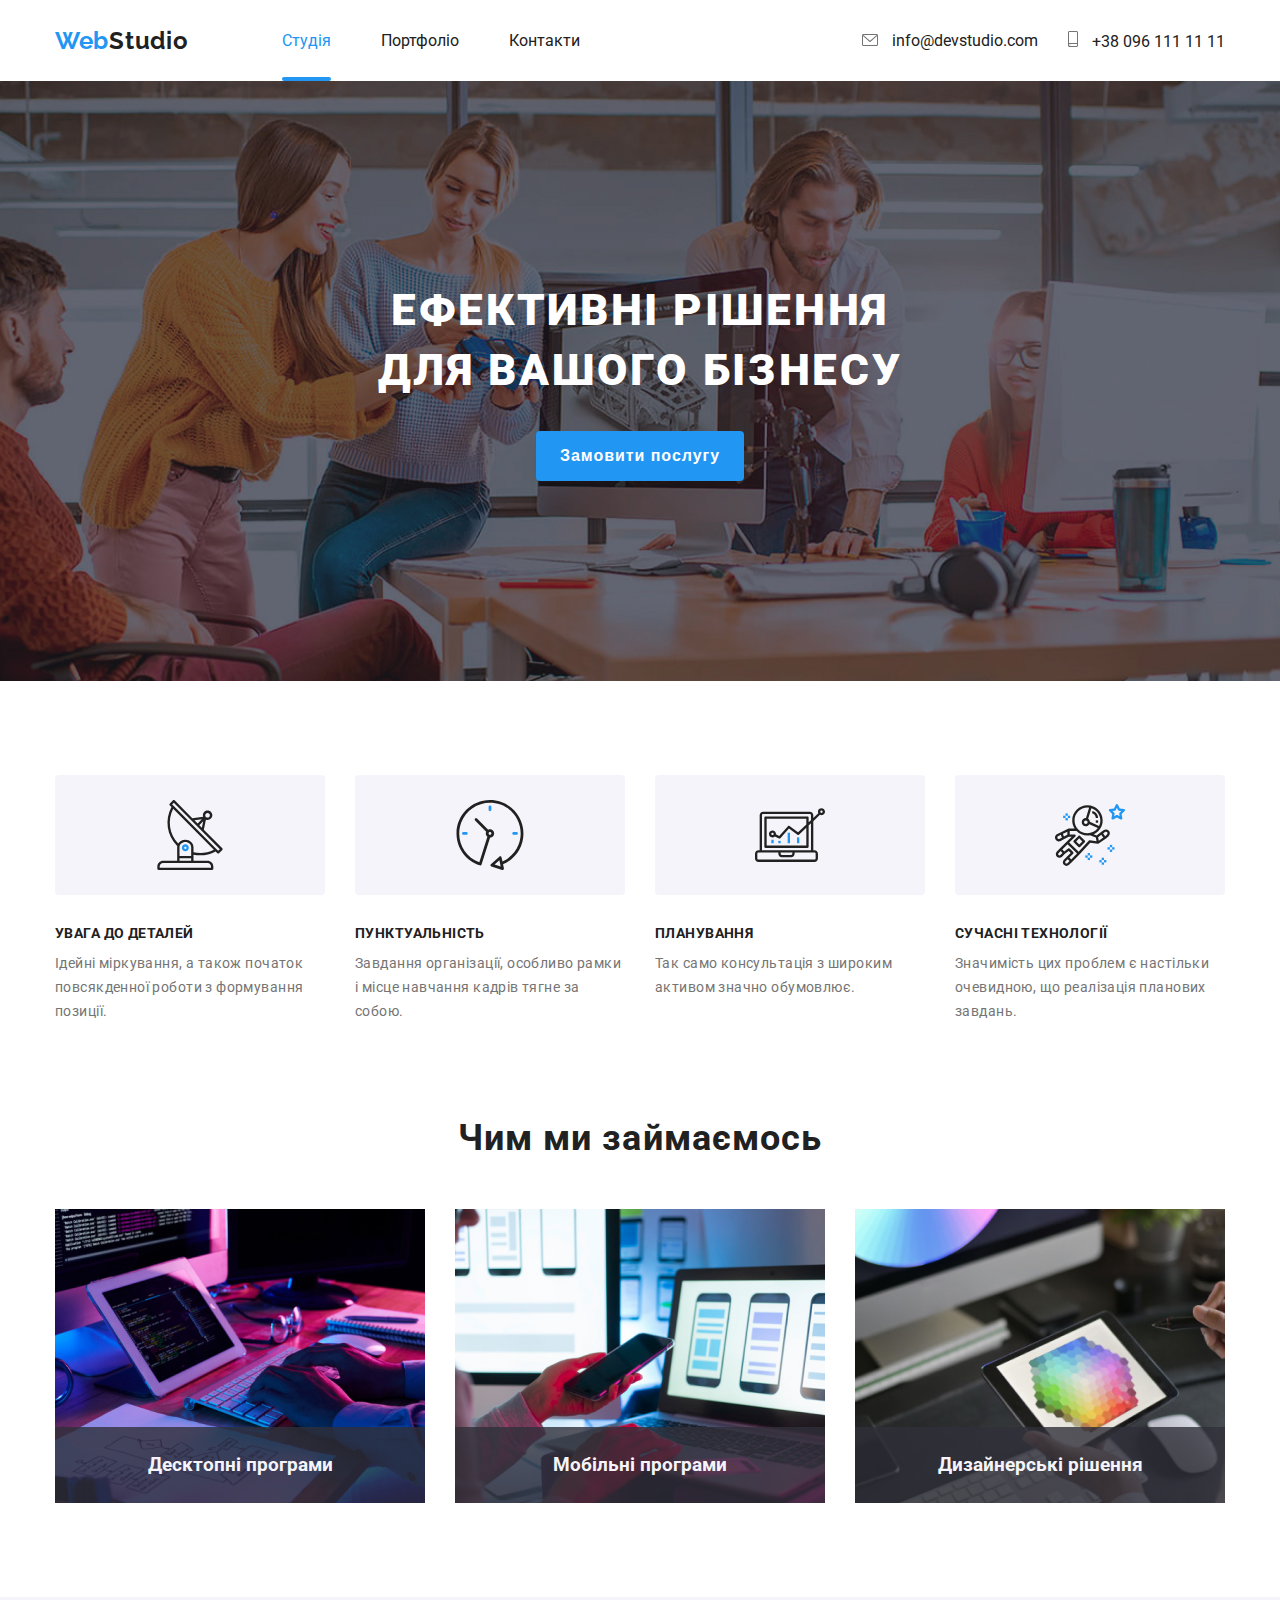
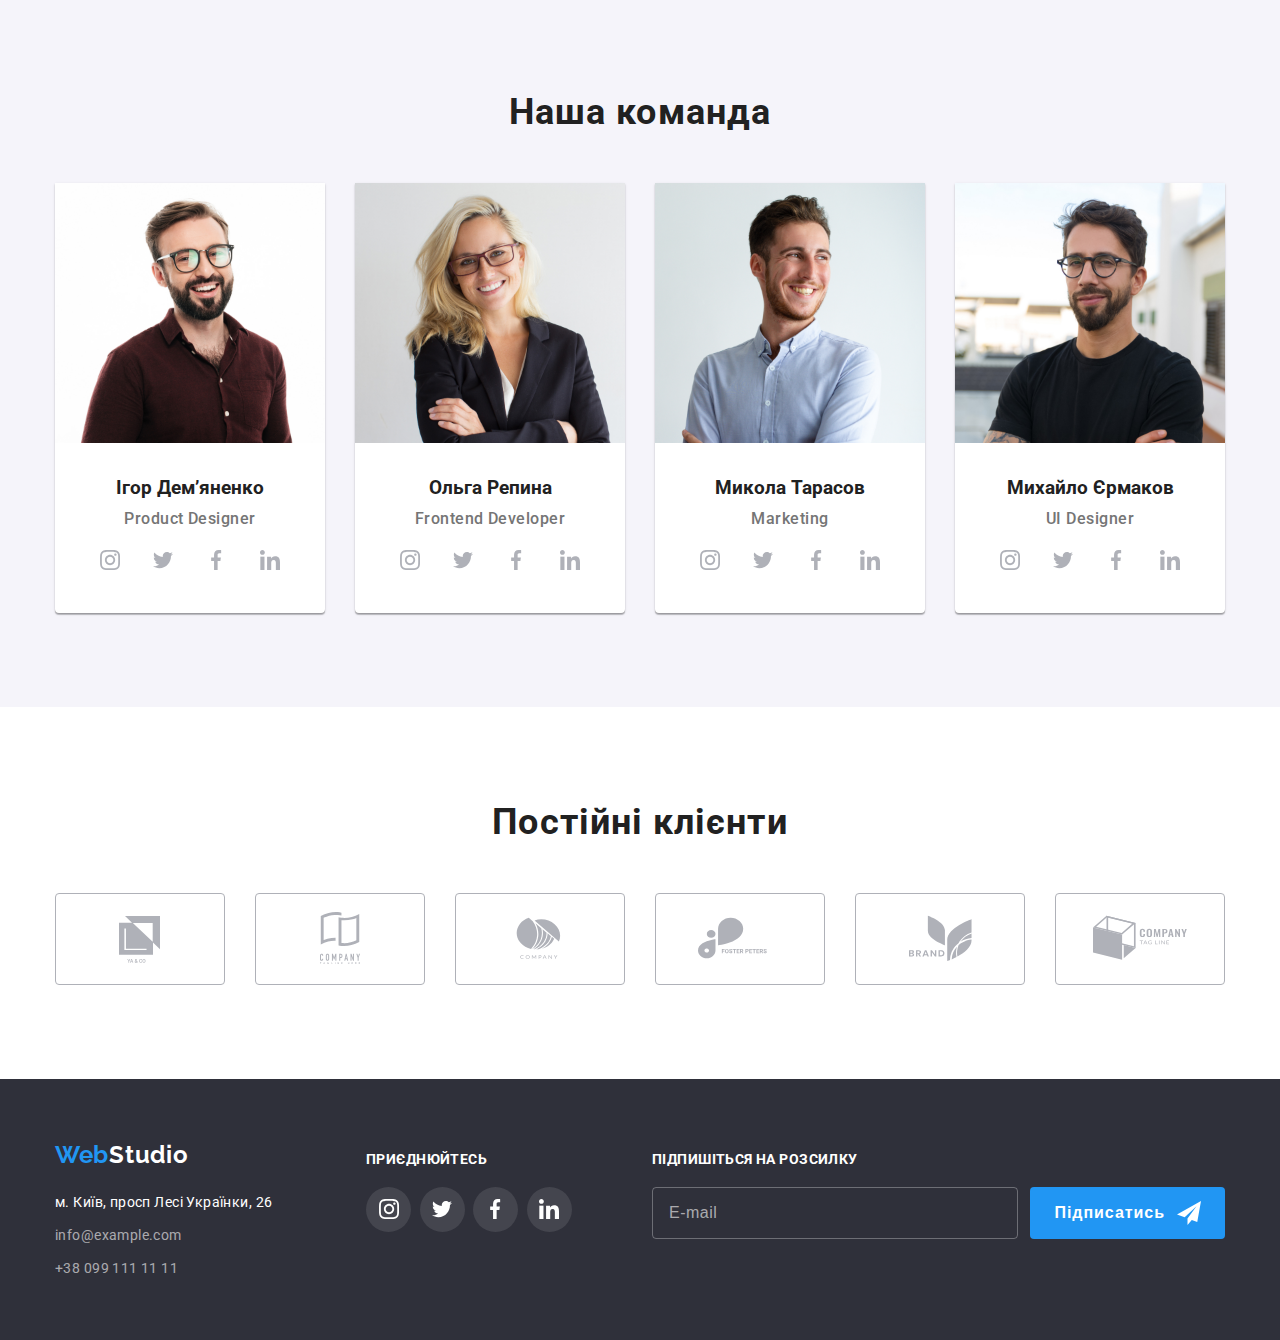
<file: index.html>
<!DOCTYPE html>
<html lang="uk">
  <head>
    <meta charset="UTF-8" />
    <meta http-equiv="X-UA-Compatible" content="IE=edge" />
    <meta name="viewport" content="width=device-width, initial-scale=1.0" />
    <!-- <meta name="color-scheme" content="dark light"> -->
    <link rel="preconnect" href="https://fonts.googleapis.com" />
    <link rel="preconnect" href="https://fonts.gstatic.com" crossorigin />
    <link
      href="https://fonts.googleapis.com/css2?family=Roboto:wght@400;500;700&display=swap"
      rel="stylesheet"
    />
    <link rel="preconnect" href="https://fonts.googleapis.com" />
    <link rel="preconnect" href="https://fonts.gstatic.com" crossorigin />
    <link rel="stylesheet" href="https://fonts.googleapis.com/css2?family=Raleway:wght@400;700&display=swap" />
    <link rel="stylesheet" href="css/main.css" />
    <link rel="stylesheet" href="css/home.css" />
    <link rel="stylesheet" href="portfolio.html" />
    <title>Web Studio</title>
  </head>
  <style>
  </style>
  <body>

    <!-- ===== MODAL ====== -->

    <div class="modal" id="contactModal" style="display: none;">
      <div class="modal__content">
        <button class="modal__close" id="contactModalClose" type="button">
          <svg width="18" height="18" xmlns="http://www.w3.org/2000/svg" viewBox="0 0 320 512"><path d="M310.6 361.4c12.5 12.5 12.5 32.75 0 45.25C304.4 412.9 296.2 416 288 416s-16.38-3.125-22.62-9.375L160 301.3L54.63 406.6C48.38 412.9 40.19 416 32 416S15.63 412.9 9.375 406.6c-12.5-12.5-12.5-32.75 0-45.25l105.4-105.4L9.375 150.6c-12.5-12.5-12.5-32.75 0-45.25s32.75-12.5 45.25 0L160 210.8l105.4-105.4c12.5-12.5 32.75-12.5 45.25 0s12.5 32.75 0 45.25l-105.4 105.4L310.6 361.4z"/></svg>
        </button>
        
        <form class="modal__form">
          <h3 class="modal__title">Залишіть свої дані і ми вам передзвонимо</h3>
          <div class="form-field">
            <label for="nameInput" class="form-field__label">Ім'я</label>
            <div class="form-field__control">
              <input type="text" placeholder="Ім'я" class="form-field__input form-field__input__icon-left" id="nameInput" autocomplete="name">
              <svg class="form-field__icon" width="12" height="12" viewBox="0 0 12 12" fill="none" xmlns="http://www.w3.org/2000/svg">
                <path d="M6 6C7.6575 6 9 4.6575 9 3C9 1.3425 7.6575 0 6 0C4.3425 0 3 1.3425 3 3C3 4.6575 4.3425 6 6 6ZM6 7.5C3.9975 7.5 0 8.505 0 10.5V11.25C0 11.6625 0.3375 12 0.75 12H11.25C11.6625 12 12 11.6625 12 11.25V10.5C12 8.505 8.0025 7.5 6 7.5Z" fill="#212121"/>
                </svg>  
            </div>
          </div>
  
          <div class="form-field">
            <label for="phoneInput" class="form-field__label">Телефон</label>
            <div class="form-field__control">
              <input type="tel" placeholder="Телефон" class="form-field__input form-field__input__icon-left" id="phoneInput" autocomplete="tel" >
              <svg class="form-field__icon" width="14" height="14" viewBox="0 0 14 14" fill="none" xmlns="http://www.w3.org/2000/svg">
                <path d="M11.996 9.12268L10.1579 8.91281C9.71644 8.86216 9.28224 9.01413 8.97105 9.32531L7.63948 10.6569C5.59147 9.61479 3.91254 7.94308 2.87044 5.88782L4.20925 4.54901C4.52043 4.23782 4.6724 3.80361 4.62174 3.36217L4.41188 1.53849C4.32504 0.807567 3.70991 0.257568 2.97176 0.257568H1.71979C0.902035 0.257568 0.221776 0.93783 0.272434 1.75559C0.655984 7.93584 5.59871 12.8714 11.7717 13.2549C12.5894 13.3056 13.2697 12.6253 13.2697 11.8075V10.5556C13.2769 9.82465 12.7269 9.20952 11.996 9.12268Z" fill="#212121"/>
                </svg>
            </div>
          </div>
  
          <div class="form-field">
            <label for="emailInput" class="form-field__label">Пошта</label>
            <div class="form-field__control">
              <input type="email" placeholder="E-mail" class="form-field__input form-field__input__icon-left" id="emailInput"
              autocomplete="email">
              <svg class="form-field__icon" width="16" height="12" viewBox="0 0 16 12" fill="none" xmlns="http://www.w3.org/2000/svg">
                <path d="M14 0H2C1.175 0 0.5075 0.675 0.5075 1.5L0.5 10.5C0.5 11.325 1.175 12 2 12H14C14.825 12 15.5 11.325 15.5 10.5V1.5C15.5 0.675 14.825 0 14 0ZM13.7 3.1875L8.3975 6.5025C8.1575 6.6525 7.8425 6.6525 7.6025 6.5025L2.3 3.1875C2.1125 3.0675 2 2.865 2 2.6475C2 2.145 2.5475 1.845 2.975 2.1075L8 5.25L13.025 2.1075C13.4525 1.845 14 2.145 14 2.6475C14 2.865 13.8875 3.0675 13.7 3.1875Z" fill="#212121"/>
                </svg>                              
            </div>
          </div>
  
          <div class="form-field">
            <label for="commentInput" class="form-field__label">Коментар</label>
            <div class="form-field__control">
              <textarea class="form-field__input" id="commentInput" placeholder="Введіть текст" rows="6"></textarea>
            </div>
          </div>
  
          <div class="checkbox">
            <input type="checkbox" class="checkbox__input" id="contactAccept">

            <label for="contactAccept" class="checkbox__text">Дозволяю розсилку і приймаю
              <a href="#" target="_blank" class="link__underline">Умови договору</a>
            </label>
          </div>

          <button type="submit" class="modal__btn">Надіслати</button>

        </form>
      </div>
    </div>

    <!-- --- MODAL --- -->

    <div class="wrapper">

      <!-- ======= HEADER ======== -->
      <header class="header">
        <div class="container">
          <div class="navbar">
            <a href="#" class="logo">
              <span class="logo__primary">Web</span>Studio
            </a>

           <input type="checkbox" id="toggle" class="toggle" >
           <label class="toggler" id="toggleNav" for="toggle">
              <span class="hamburger line-1"></span>
              <span class="hamburger line-2"></span>
              <span class="hamburger line-3"></span>
           </label>

            <div class="navbar__content">
              <nav class="menu">
                <ul class="menu__list">
                  <li class="menu__item">
                    <a href="#" class="menu__link menu__link_active">Студія</a>
                  </li>
                  <li class="menu__item">
                    <a href="portfolio.html" class="menu__link">Портфоліо</a>
                    <!-- menu__link_active -->
                  </li>
                  <li class="menu__item">
                    <a href="#footer" class="menu__link">Контакти</a>
                  </li>
                </ul>
              </nav>
              <div class="header__info">
                <a href="mailto:info@devstudio.com" class="header__email">
                  info@devstudio.com
                </a>
                <a href="tel:+380961111111" class="header__phone">
                  +38 096 111 11 11
                </a>
                
                <ul class="navbar-socials">
                  <li class="navbar-socials__item">
                    <a href="" class="navbar-socials__link">Instagram</a>
                  </li>
                  <li class="navbar-socials__item">
                    <a href="" class="navbar-socials__link">Twitter</a>
                  </li>
                  <li class="navbar-socials__item">
                    <a href="" class="navbar-socials__link">Facebook</a>
                  </li>
                  <li class="navbar-socials__item">
                    <a href="" class="navbar-socials__link">LinkedIn</a>
                  </li>
                </ul>
              </div>
            </div>
          </div>
        </div>
      </header>

      <!-- --- HEADER --- -->

      <main class="main">

        <!-- ====== HERO ====== -->

        <section class="hero">
          <div class="container">
            <h1 class="hero__title">Ефективні рішення для вашого бізнесу</h1>
            <button class="btn" id="contact" type="button">Замовити послугу</button>
          </div>
        </section>

        <!-- ---- HERO ---- -->

        <!-- ===== SPECIFICS ====== -->

        <section class="specifics">
          <div class="container">
            <div class="specifics__grid">
              <article class="specifics-item">
                <div class="specifics-item__icon-bg">
                  <img src="img/Group.svg" alt="Sattelite" class="specifics-item__icon"/>
                </div>
                <h3 class="specifics-item__title">Увага до деталей</h3>
                <p class="specifics-item__description">
                  Ідейні міркування, а також початок повсякденної роботи з
                  формування позиції.
                </p>
              </article>
              <article class="specifics-item">
                <div class="specifics-item__icon-bg">
                  <img src="img/clock.svg" alt="Sattelite" class="specifics-item__icon"/>
                </div>
                <h3 class="specifics-item__title">Пунктуальність</h3>
                <p class="specifics-item__description">
                  Завдання організації, особливо рамки і місце навчання кадрів
                  тягне за собою.
                </p>
              </article>
              <article class="specifics-item">
                <div class="specifics-item__icon-bg">
                  <img
                    src="img/diagram.svg"
                    alt="Sattelite"
                    class="specifics-item__icon"
                  />
                </div>
                <h3 class="specifics-item__title">Планування</h3>
                <p class="specifics-item__description">
                  Так само консультація з широким активом значно обумовлює.
                </p>
              </article>
              <article class="specifics-item">
                <div class="specifics-item__icon-bg">
                  <img
                    src="img/astronaut.svg"
                    alt="Sattelite"
                    class="specifics-item__icon"
                  />
                </div>
                <h3 class="specifics-item__title">Сучасні технології</h3>
                <p class="specifics-item__description">
                  Значимість цих проблем є настільки очевидною, що реалізація
                  планових завдань.
                </p>
              </article>
            </div>
          </div>
        </section>

        <!-- ---- SPECIFICS ---- -->

        <!-- =====  WORK ===== -->

        <section class="work">
          <div class="container">
            <h2 class="section-title">Чим ми займаємось</h2>

            <ul class="work__list">
              <li class="work__item work-item">
                <img loading="lazy"
                  src="img/desktop.jpg"
                  alt="Man coding"
                  class="work-item__bg"
                />
                <div class="work-item__info">
                  <h3 class="work-item__title">Десктопні програми</h3>
                </div>
              </li>
              <li class="work__item work-item">
                <img loading="lazy"
                  src="img/laptop.jpg"
                  alt="Woman coding"
                  class="work-item__bg"
                />
                <div class="work-item__info">
                  <h3 class="work-item__title">Мобільні програми</h3>
                </div>
              </li>
              <li class="work__item work-item">
                <img loading="lazy" src="img/tablet.jpg" alt="Man " class="work-item__bg" />
                <div class="work-item__info">
                  <h3 class="work-item__title">Дизайнерські рішення</h3>
                </div>
              </li>
            </ul>
          </div>
        </section>

        <!-- ----  WORK ---- -->

        <!-- Team -->

        <section class="team">
          <div class="container">
            <h2 class="section-title">Наша команда</h2>
            <ul class="team__members">
              <li class="member-card">
                <img loading="lazy" src="img/ігор_дем'яненко.jpg" alt="Ігор Дем’яненко" class="member-card__img"/>
                <h3 class="member-card__name">Ігор Дем’яненко</h3>
                <p class="member-card__job">Product Designer</p>
                <ul class="socials socials_light member-card__socials">
                  <li class="socials__item">
                    <a href="#" class="socials__link" target="_blank">
                      <svg
                        width="20"
                        height="20"
                        viewBox="0 0 20 20"
                        fill="none"
                        xmlns="http://www.w3.org/2000/svg"
                      >
                        <g clip-path="url(#clip0_1_2030)">
                          <path
                            d="M19.9804 5.88005C19.9336 4.81738 19.7617 4.0868 19.5156 3.45374C19.2616 2.78176 18.8709 2.18014 18.359 1.68002C17.8589 1.1721 17.2533 0.777435 16.5891 0.527447C15.9524 0.281274 15.2256 0.109427 14.163 0.0625732C13.0924 0.0117516 12.7525 0 10.0371 0C7.32173 0 6.98185 0.0117516 5.91521 0.0586052C4.85253 0.105459 4.12195 0.277459 3.48904 0.523479C2.81692 0.777435 2.2153 1.16814 1.71517 1.68002C1.20726 2.18014 0.812743 2.78573 0.562603 3.44992C0.31643 4.0868 0.144583 4.81341 0.0977294 5.87609C0.0469078 6.9467 0.0351562 7.28658 0.0351562 10.002C0.0351562 12.7173 0.0469078 13.0572 0.0937614 14.1239C0.140615 15.1865 0.312615 15.9171 0.558787 16.5502C0.812743 17.2221 1.20726 17.8238 1.71517 18.3239C2.2153 18.8318 2.82088 19.2265 3.48508 19.4765C4.12195 19.7226 4.84856 19.8945 5.91139 19.9413C6.97788 19.9883 7.31791 19.9999 10.0333 19.9999C12.7487 19.9999 13.0885 19.9883 14.1552 19.9413C15.2179 19.8945 15.9484 19.7226 16.5813 19.4765C17.9254 18.9568 18.9881 17.8941 19.5078 16.5502C19.7538 15.9133 19.9258 15.1865 19.9727 14.1239C20.0195 13.0572 20.0313 12.7173 20.0313 10.002C20.0313 7.28658 20.0273 6.9467 19.9804 5.88005ZM18.1794 14.0457C18.1364 15.0225 17.9723 15.5499 17.8356 15.9015C17.4995 16.7728 16.808 17.4643 15.9367 17.8004C15.5851 17.9372 15.0538 18.1012 14.0809 18.1441C13.026 18.1911 12.7096 18.2027 10.0411 18.2027C7.37255 18.2027 7.05221 18.1911 6.00113 18.1441C5.02438 18.1012 4.49693 17.9372 4.1453 17.8004C3.71171 17.6402 3.31704 17.3862 2.9967 17.0541C2.6646 16.7298 2.41065 16.3391 2.2504 15.9055C2.11365 15.5539 1.94959 15.0225 1.90671 14.0497C1.8597 12.9948 1.8481 12.6783 1.8481 10.0097C1.8481 7.34122 1.8597 7.02087 1.90671 5.96995C1.94959 4.99319 2.11365 4.46575 2.2504 4.11412C2.41065 3.68038 2.6646 3.28586 3.00067 2.96536C3.32483 2.63327 3.71553 2.37931 4.14927 2.21921C4.5009 2.08247 5.03231 1.9184 6.0051 1.87537C7.05999 1.82851 7.37652 1.81676 10.0449 1.81676C12.7174 1.81676 13.0337 1.82851 14.0848 1.87537C15.0616 1.9184 15.589 2.08247 15.9407 2.21921C16.3742 2.37931 16.7689 2.63327 17.0893 2.96536C17.4213 3.28967 17.6753 3.68038 17.8356 4.11412C17.9723 4.46575 18.1364 4.99701 18.1794 5.96995C18.2263 7.02484 18.238 7.34122 18.238 10.0097C18.238 12.6783 18.2263 12.9908 18.1794 14.0457Z"
                            fill="#AFB1B8"
                          />
                          <path
                            d="M10.0371 4.8642C7.20074 4.8642 4.89941 7.16537 4.89941 10.0019C4.89941 12.8385 7.20074 15.1396 10.0371 15.1396C12.8737 15.1396 15.1749 12.8385 15.1749 10.0019C15.1749 7.16537 12.8737 4.8642 10.0371 4.8642ZM10.0371 13.3346C8.19702 13.3346 6.70442 11.8422 6.70442 10.0019C6.70442 8.16165 8.19702 6.66921 10.0371 6.66921C11.8774 6.66921 13.3698 8.16165 13.3698 10.0019C13.3698 11.8422 11.8774 13.3346 10.0371 13.3346Z"
                            fill="#AFB1B8"
                          />
                          <path
                            d="M16.5775 4.6611C16.5775 5.32346 16.0404 5.86052 15.3779 5.86052C14.7155 5.86052 14.1785 5.32346 14.1785 4.6611C14.1785 3.99858 14.7155 3.46167 15.3779 3.46167C16.0404 3.46167 16.5775 3.99858 16.5775 4.6611Z"
                            fill="#AFB1B8"
                          />
                        </g>
                        <defs>
                          <clipPath id="clip0_1_2030">
                            <rect width="20" height="20" fill="white" />
                          </clipPath>
                        </defs>
                      </svg>
                    </a>
                  </li>
                  <li class="socials__item">
                    <a href="#" class="socials__link" target="_blank">
                      <svg
                        width="20"
                        height="18"
                        viewBox="0 0 20 18"
                        fill="none"
                        xmlns="http://www.w3.org/2000/svg"
                      >
                        <path
                          d="M20 2.79875C19.2563 3.125 18.4637 3.34125 17.6375 3.44625C18.4875 2.93875 19.1363 2.14125 19.4412 1.18C18.6488 1.6525 17.7738 1.98625 16.8412 2.1725C16.0887 1.37125 15.0162 0.875 13.8462 0.875C11.5763 0.875 9.74875 2.7175 9.74875 4.97625C9.74875 5.30125 9.77625 5.61375 9.84375 5.91125C6.435 5.745 3.41875 4.11125 1.3925 1.6225C1.03875 2.23625 0.83125 2.93875 0.83125 3.695C0.83125 5.115 1.5625 6.37375 2.6525 7.1025C1.99375 7.09 1.3475 6.89875 0.8 6.5975C0.8 6.61 0.8 6.62625 0.8 6.6425C0.8 8.635 2.22125 10.29 4.085 10.6712C3.75125 10.7625 3.3875 10.8062 3.01 10.8062C2.7475 10.8062 2.4825 10.7913 2.23375 10.7362C2.765 12.36 4.2725 13.5538 6.065 13.5925C4.67 14.6838 2.89875 15.3412 0.98125 15.3412C0.645 15.3412 0.3225 15.3263 0 15.285C1.81625 16.4563 3.96875 17.125 6.29 17.125C13.835 17.125 17.96 10.875 17.96 5.4575C17.96 5.27625 17.9538 5.10125 17.945 4.9275C18.7588 4.35 19.4425 3.62875 20 2.79875Z"
                          fill="#AFB1B8"
                        />
                      </svg>
                    </a>
                  </li>
                  <li class="socials__item">
                    <a href="#" class="socials__link" target="_blank">
                      <svg
                        width="11"
                        height="20"
                        viewBox="0 0 11 20"
                        fill="none"
                        xmlns="http://www.w3.org/2000/svg"
                      >
                        <path
                          d="M8.33088 3.32083H10.1567V0.140833C9.84172 0.0975 8.75839 0 7.49672 0C4.86422 0 3.06088 1.65583 3.06088 4.69917V7.5H0.155884V11.055H3.06088V20H6.62255V11.0558H9.41005L9.85255 7.50083H6.62172V5.05167C6.62255 4.02417 6.89922 3.32083 8.33088 3.32083Z"
                          fill="#AFB1B8"
                        />
                      </svg>
                    </a>
                  </li>
                  <li class="socials__item">
                    <a href="#" class="socials__link" target="_blank">
                      <svg
                        width="20"
                        height="20"
                        viewBox="0 0 20 20"
                        fill="none"
                        xmlns="http://www.w3.org/2000/svg"
                      >
                        <g clip-path="url(#clip0_1_2014)">
                          <path
                            d="M19.9951 20V19.9992H20.0001V12.6642C20.0001 9.07587 19.2276 6.31171 15.0326 6.31171C13.0159 6.31171 11.6626 7.41837 11.1101 8.46754H11.0517V6.64671H7.07422V19.9992H11.2159V13.3875C11.2159 11.6467 11.5459 9.96337 13.7017 9.96337C15.8259 9.96337 15.8576 11.95 15.8576 13.4992V20H19.9951Z"
                            fill="#AFB1B8"
                          />
                          <path
                            d="M0.329956 6.64746H4.47662V20H0.329956V6.64746Z"
                            fill="#AFB1B8"
                          />
                          <path
                            d="M2.40167 0C1.07583 0 0 1.07583 0 2.40167C0 3.7275 1.07583 4.82583 2.40167 4.82583C3.7275 4.82583 4.80333 3.7275 4.80333 2.40167C4.8025 1.07583 3.72667 0 2.40167 0V0Z"
                            fill="#AFB1B8"
                          />
                        </g>
                        <defs>
                          <clipPath id="clip0_1_2014">
                            <rect width="20" height="20" fill="white" />
                          </clipPath>
                        </defs>
                      </svg>
                    </a>
                  </li>
                </ul>
              </li>
              <li class="member-card">
                <img loading="lazy" src="img/Ольга_Репина.jpg" alt="Ольга Репина" class="member-card__img"/>
                <h3 class="member-card__name">Ольга Репина</h3>
                <p class="member-card__job">Frontend Developer</p>
                <ul class="socials socials_light member-card__socials">
                  <li class="socials__item">
                    <a href="#" class="socials__link" target="_blank">
                      <svg
                        width="20"
                        height="20"
                        viewBox="0 0 20 20"
                        fill="none"
                        xmlns="http://www.w3.org/2000/svg"
                      >
                        <g clip-path="url(#clip0_1_2030)">
                          <path
                            d="M19.9804 5.88005C19.9336 4.81738 19.7617 4.0868 19.5156 3.45374C19.2616 2.78176 18.8709 2.18014 18.359 1.68002C17.8589 1.1721 17.2533 0.777435 16.5891 0.527447C15.9524 0.281274 15.2256 0.109427 14.163 0.0625732C13.0924 0.0117516 12.7525 0 10.0371 0C7.32173 0 6.98185 0.0117516 5.91521 0.0586052C4.85253 0.105459 4.12195 0.277459 3.48904 0.523479C2.81692 0.777435 2.2153 1.16814 1.71517 1.68002C1.20726 2.18014 0.812743 2.78573 0.562603 3.44992C0.31643 4.0868 0.144583 4.81341 0.0977294 5.87609C0.0469078 6.9467 0.0351562 7.28658 0.0351562 10.002C0.0351562 12.7173 0.0469078 13.0572 0.0937614 14.1239C0.140615 15.1865 0.312615 15.9171 0.558787 16.5502C0.812743 17.2221 1.20726 17.8238 1.71517 18.3239C2.2153 18.8318 2.82088 19.2265 3.48508 19.4765C4.12195 19.7226 4.84856 19.8945 5.91139 19.9413C6.97788 19.9883 7.31791 19.9999 10.0333 19.9999C12.7487 19.9999 13.0885 19.9883 14.1552 19.9413C15.2179 19.8945 15.9484 19.7226 16.5813 19.4765C17.9254 18.9568 18.9881 17.8941 19.5078 16.5502C19.7538 15.9133 19.9258 15.1865 19.9727 14.1239C20.0195 13.0572 20.0313 12.7173 20.0313 10.002C20.0313 7.28658 20.0273 6.9467 19.9804 5.88005ZM18.1794 14.0457C18.1364 15.0225 17.9723 15.5499 17.8356 15.9015C17.4995 16.7728 16.808 17.4643 15.9367 17.8004C15.5851 17.9372 15.0538 18.1012 14.0809 18.1441C13.026 18.1911 12.7096 18.2027 10.0411 18.2027C7.37255 18.2027 7.05221 18.1911 6.00113 18.1441C5.02438 18.1012 4.49693 17.9372 4.1453 17.8004C3.71171 17.6402 3.31704 17.3862 2.9967 17.0541C2.6646 16.7298 2.41065 16.3391 2.2504 15.9055C2.11365 15.5539 1.94959 15.0225 1.90671 14.0497C1.8597 12.9948 1.8481 12.6783 1.8481 10.0097C1.8481 7.34122 1.8597 7.02087 1.90671 5.96995C1.94959 4.99319 2.11365 4.46575 2.2504 4.11412C2.41065 3.68038 2.6646 3.28586 3.00067 2.96536C3.32483 2.63327 3.71553 2.37931 4.14927 2.21921C4.5009 2.08247 5.03231 1.9184 6.0051 1.87537C7.05999 1.82851 7.37652 1.81676 10.0449 1.81676C12.7174 1.81676 13.0337 1.82851 14.0848 1.87537C15.0616 1.9184 15.589 2.08247 15.9407 2.21921C16.3742 2.37931 16.7689 2.63327 17.0893 2.96536C17.4213 3.28967 17.6753 3.68038 17.8356 4.11412C17.9723 4.46575 18.1364 4.99701 18.1794 5.96995C18.2263 7.02484 18.238 7.34122 18.238 10.0097C18.238 12.6783 18.2263 12.9908 18.1794 14.0457Z"
                            fill="#AFB1B8"
                          />
                          <path
                            d="M10.0371 4.8642C7.20074 4.8642 4.89941 7.16537 4.89941 10.0019C4.89941 12.8385 7.20074 15.1396 10.0371 15.1396C12.8737 15.1396 15.1749 12.8385 15.1749 10.0019C15.1749 7.16537 12.8737 4.8642 10.0371 4.8642ZM10.0371 13.3346C8.19702 13.3346 6.70442 11.8422 6.70442 10.0019C6.70442 8.16165 8.19702 6.66921 10.0371 6.66921C11.8774 6.66921 13.3698 8.16165 13.3698 10.0019C13.3698 11.8422 11.8774 13.3346 10.0371 13.3346Z"
                            fill="#AFB1B8"
                          />
                          <path
                            d="M16.5775 4.6611C16.5775 5.32346 16.0404 5.86052 15.3779 5.86052C14.7155 5.86052 14.1785 5.32346 14.1785 4.6611C14.1785 3.99858 14.7155 3.46167 15.3779 3.46167C16.0404 3.46167 16.5775 3.99858 16.5775 4.6611Z"
                            fill="#AFB1B8"
                          />
                        </g>
                        <defs>
                          <clipPath id="clip0_1_2030">
                            <rect width="20" height="20" fill="white" />
                          </clipPath>
                        </defs>
                      </svg>
                    </a>
                  </li>
                  <li class="socials__item">
                    <a href="#" class="socials__link" target="_blank">
                      <svg
                        width="20"
                        height="18"
                        viewBox="0 0 20 18"
                        fill="none"
                        xmlns="http://www.w3.org/2000/svg"
                      >
                        <path
                          d="M20 2.79875C19.2563 3.125 18.4637 3.34125 17.6375 3.44625C18.4875 2.93875 19.1363 2.14125 19.4412 1.18C18.6488 1.6525 17.7738 1.98625 16.8412 2.1725C16.0887 1.37125 15.0162 0.875 13.8462 0.875C11.5763 0.875 9.74875 2.7175 9.74875 4.97625C9.74875 5.30125 9.77625 5.61375 9.84375 5.91125C6.435 5.745 3.41875 4.11125 1.3925 1.6225C1.03875 2.23625 0.83125 2.93875 0.83125 3.695C0.83125 5.115 1.5625 6.37375 2.6525 7.1025C1.99375 7.09 1.3475 6.89875 0.8 6.5975C0.8 6.61 0.8 6.62625 0.8 6.6425C0.8 8.635 2.22125 10.29 4.085 10.6712C3.75125 10.7625 3.3875 10.8062 3.01 10.8062C2.7475 10.8062 2.4825 10.7913 2.23375 10.7362C2.765 12.36 4.2725 13.5538 6.065 13.5925C4.67 14.6838 2.89875 15.3412 0.98125 15.3412C0.645 15.3412 0.3225 15.3263 0 15.285C1.81625 16.4563 3.96875 17.125 6.29 17.125C13.835 17.125 17.96 10.875 17.96 5.4575C17.96 5.27625 17.9538 5.10125 17.945 4.9275C18.7588 4.35 19.4425 3.62875 20 2.79875Z"
                          fill="#AFB1B8"
                        />
                      </svg>
                    </a>
                  </li>
                  <li class="socials__item">
                    <a href="#" class="socials__link" target="_blank">
                      <svg
                        width="11"
                        height="20"
                        viewBox="0 0 11 20"
                        fill="none"
                        xmlns="http://www.w3.org/2000/svg"
                      >
                        <path
                          d="M8.33088 3.32083H10.1567V0.140833C9.84172 0.0975 8.75839 0 7.49672 0C4.86422 0 3.06088 1.65583 3.06088 4.69917V7.5H0.155884V11.055H3.06088V20H6.62255V11.0558H9.41005L9.85255 7.50083H6.62172V5.05167C6.62255 4.02417 6.89922 3.32083 8.33088 3.32083Z"
                          fill="#AFB1B8"
                        />
                      </svg>
                    </a>
                  </li>
                  <li class="socials__item">
                    <a href="#" class="socials__link" target="_blank">
                      <svg
                        width="20"
                        height="20"
                        viewBox="0 0 20 20"
                        fill="none"
                        xmlns="http://www.w3.org/2000/svg"
                      >
                        <g clip-path="url(#clip0_1_2014)">
                          <path
                            d="M19.9951 20V19.9992H20.0001V12.6642C20.0001 9.07587 19.2276 6.31171 15.0326 6.31171C13.0159 6.31171 11.6626 7.41837 11.1101 8.46754H11.0517V6.64671H7.07422V19.9992H11.2159V13.3875C11.2159 11.6467 11.5459 9.96337 13.7017 9.96337C15.8259 9.96337 15.8576 11.95 15.8576 13.4992V20H19.9951Z"
                            fill="#AFB1B8"
                          />
                          <path
                            d="M0.329956 6.64746H4.47662V20H0.329956V6.64746Z"
                            fill="#AFB1B8"
                          />
                          <path
                            d="M2.40167 0C1.07583 0 0 1.07583 0 2.40167C0 3.7275 1.07583 4.82583 2.40167 4.82583C3.7275 4.82583 4.80333 3.7275 4.80333 2.40167C4.8025 1.07583 3.72667 0 2.40167 0V0Z"
                            fill="#AFB1B8"
                          />
                        </g>
                        <defs>
                          <clipPath id="clip0_1_2014">
                            <rect width="20" height="20" fill="white" />
                          </clipPath>
                        </defs>
                      </svg>
                    </a>
                  </li>
                </ul>
              </li>
              <li class="member-card">
                <img loading="lazy" src="img/Микола_Тарасов.jpg" alt="Микола Тарасов" class="member-card__img"/>
                <h3 class="member-card__name">Микола Тарасов</h3>
                <p class="member-card__job">Marketing</p>
                <ul class="socials socials_light member-card__socials">
                  <li class="socials__item">
                    <a href="#" class="socials__link" target="_blank">
                      <svg
                        width="20"
                        height="20"
                        viewBox="0 0 20 20"
                        fill="none"
                        xmlns="http://www.w3.org/2000/svg"
                      >
                        <g clip-path="url(#clip0_1_2030)">
                          <path
                            d="M19.9804 5.88005C19.9336 4.81738 19.7617 4.0868 19.5156 3.45374C19.2616 2.78176 18.8709 2.18014 18.359 1.68002C17.8589 1.1721 17.2533 0.777435 16.5891 0.527447C15.9524 0.281274 15.2256 0.109427 14.163 0.0625732C13.0924 0.0117516 12.7525 0 10.0371 0C7.32173 0 6.98185 0.0117516 5.91521 0.0586052C4.85253 0.105459 4.12195 0.277459 3.48904 0.523479C2.81692 0.777435 2.2153 1.16814 1.71517 1.68002C1.20726 2.18014 0.812743 2.78573 0.562603 3.44992C0.31643 4.0868 0.144583 4.81341 0.0977294 5.87609C0.0469078 6.9467 0.0351562 7.28658 0.0351562 10.002C0.0351562 12.7173 0.0469078 13.0572 0.0937614 14.1239C0.140615 15.1865 0.312615 15.9171 0.558787 16.5502C0.812743 17.2221 1.20726 17.8238 1.71517 18.3239C2.2153 18.8318 2.82088 19.2265 3.48508 19.4765C4.12195 19.7226 4.84856 19.8945 5.91139 19.9413C6.97788 19.9883 7.31791 19.9999 10.0333 19.9999C12.7487 19.9999 13.0885 19.9883 14.1552 19.9413C15.2179 19.8945 15.9484 19.7226 16.5813 19.4765C17.9254 18.9568 18.9881 17.8941 19.5078 16.5502C19.7538 15.9133 19.9258 15.1865 19.9727 14.1239C20.0195 13.0572 20.0313 12.7173 20.0313 10.002C20.0313 7.28658 20.0273 6.9467 19.9804 5.88005ZM18.1794 14.0457C18.1364 15.0225 17.9723 15.5499 17.8356 15.9015C17.4995 16.7728 16.808 17.4643 15.9367 17.8004C15.5851 17.9372 15.0538 18.1012 14.0809 18.1441C13.026 18.1911 12.7096 18.2027 10.0411 18.2027C7.37255 18.2027 7.05221 18.1911 6.00113 18.1441C5.02438 18.1012 4.49693 17.9372 4.1453 17.8004C3.71171 17.6402 3.31704 17.3862 2.9967 17.0541C2.6646 16.7298 2.41065 16.3391 2.2504 15.9055C2.11365 15.5539 1.94959 15.0225 1.90671 14.0497C1.8597 12.9948 1.8481 12.6783 1.8481 10.0097C1.8481 7.34122 1.8597 7.02087 1.90671 5.96995C1.94959 4.99319 2.11365 4.46575 2.2504 4.11412C2.41065 3.68038 2.6646 3.28586 3.00067 2.96536C3.32483 2.63327 3.71553 2.37931 4.14927 2.21921C4.5009 2.08247 5.03231 1.9184 6.0051 1.87537C7.05999 1.82851 7.37652 1.81676 10.0449 1.81676C12.7174 1.81676 13.0337 1.82851 14.0848 1.87537C15.0616 1.9184 15.589 2.08247 15.9407 2.21921C16.3742 2.37931 16.7689 2.63327 17.0893 2.96536C17.4213 3.28967 17.6753 3.68038 17.8356 4.11412C17.9723 4.46575 18.1364 4.99701 18.1794 5.96995C18.2263 7.02484 18.238 7.34122 18.238 10.0097C18.238 12.6783 18.2263 12.9908 18.1794 14.0457Z"
                            fill="#AFB1B8"
                          />
                          <path
                            d="M10.0371 4.8642C7.20074 4.8642 4.89941 7.16537 4.89941 10.0019C4.89941 12.8385 7.20074 15.1396 10.0371 15.1396C12.8737 15.1396 15.1749 12.8385 15.1749 10.0019C15.1749 7.16537 12.8737 4.8642 10.0371 4.8642ZM10.0371 13.3346C8.19702 13.3346 6.70442 11.8422 6.70442 10.0019C6.70442 8.16165 8.19702 6.66921 10.0371 6.66921C11.8774 6.66921 13.3698 8.16165 13.3698 10.0019C13.3698 11.8422 11.8774 13.3346 10.0371 13.3346Z"
                            fill="#AFB1B8"
                          />
                          <path
                            d="M16.5775 4.6611C16.5775 5.32346 16.0404 5.86052 15.3779 5.86052C14.7155 5.86052 14.1785 5.32346 14.1785 4.6611C14.1785 3.99858 14.7155 3.46167 15.3779 3.46167C16.0404 3.46167 16.5775 3.99858 16.5775 4.6611Z"
                            fill="#AFB1B8"
                          />
                        </g>
                        <defs>
                          <clipPath id="clip0_1_2030">
                            <rect width="20" height="20" fill="white" />
                          </clipPath>
                        </defs>
                      </svg>
                    </a>
                  </li>
                  <li class="socials__item">
                    <a href="#" class="socials__link" target="_blank">
                      <svg
                        width="20"
                        height="18"
                        viewBox="0 0 20 18"
                        fill="none"
                        xmlns="http://www.w3.org/2000/svg"
                      >
                        <path
                          d="M20 2.79875C19.2563 3.125 18.4637 3.34125 17.6375 3.44625C18.4875 2.93875 19.1363 2.14125 19.4412 1.18C18.6488 1.6525 17.7738 1.98625 16.8412 2.1725C16.0887 1.37125 15.0162 0.875 13.8462 0.875C11.5763 0.875 9.74875 2.7175 9.74875 4.97625C9.74875 5.30125 9.77625 5.61375 9.84375 5.91125C6.435 5.745 3.41875 4.11125 1.3925 1.6225C1.03875 2.23625 0.83125 2.93875 0.83125 3.695C0.83125 5.115 1.5625 6.37375 2.6525 7.1025C1.99375 7.09 1.3475 6.89875 0.8 6.5975C0.8 6.61 0.8 6.62625 0.8 6.6425C0.8 8.635 2.22125 10.29 4.085 10.6712C3.75125 10.7625 3.3875 10.8062 3.01 10.8062C2.7475 10.8062 2.4825 10.7913 2.23375 10.7362C2.765 12.36 4.2725 13.5538 6.065 13.5925C4.67 14.6838 2.89875 15.3412 0.98125 15.3412C0.645 15.3412 0.3225 15.3263 0 15.285C1.81625 16.4563 3.96875 17.125 6.29 17.125C13.835 17.125 17.96 10.875 17.96 5.4575C17.96 5.27625 17.9538 5.10125 17.945 4.9275C18.7588 4.35 19.4425 3.62875 20 2.79875Z"
                          fill="#AFB1B8"
                        />
                      </svg>
                    </a>
                  </li>
                  <li class="socials__item">
                    <a href="#" class="socials__link" target="_blank">
                      <svg
                        width="11"
                        height="20"
                        viewBox="0 0 11 20"
                        fill="none"
                        xmlns="http://www.w3.org/2000/svg"
                      >
                        <path
                          d="M8.33088 3.32083H10.1567V0.140833C9.84172 0.0975 8.75839 0 7.49672 0C4.86422 0 3.06088 1.65583 3.06088 4.69917V7.5H0.155884V11.055H3.06088V20H6.62255V11.0558H9.41005L9.85255 7.50083H6.62172V5.05167C6.62255 4.02417 6.89922 3.32083 8.33088 3.32083Z"
                          fill="#AFB1B8"
                        />
                      </svg>
                    </a>
                  </li>
                  <li class="socials__item">
                    <a href="#" class="socials__link" target="_blank">
                      <svg
                        width="20"
                        height="20"
                        viewBox="0 0 20 20"
                        fill="none"
                        xmlns="http://www.w3.org/2000/svg"
                      >
                        <g clip-path="url(#clip0_1_2014)">
                          <path
                            d="M19.9951 20V19.9992H20.0001V12.6642C20.0001 9.07587 19.2276 6.31171 15.0326 6.31171C13.0159 6.31171 11.6626 7.41837 11.1101 8.46754H11.0517V6.64671H7.07422V19.9992H11.2159V13.3875C11.2159 11.6467 11.5459 9.96337 13.7017 9.96337C15.8259 9.96337 15.8576 11.95 15.8576 13.4992V20H19.9951Z"
                            fill="#AFB1B8"
                          />
                          <path
                            d="M0.329956 6.64746H4.47662V20H0.329956V6.64746Z"
                            fill="#AFB1B8"
                          />
                          <path
                            d="M2.40167 0C1.07583 0 0 1.07583 0 2.40167C0 3.7275 1.07583 4.82583 2.40167 4.82583C3.7275 4.82583 4.80333 3.7275 4.80333 2.40167C4.8025 1.07583 3.72667 0 2.40167 0V0Z"
                            fill="#AFB1B8"
                          />
                        </g>
                        <defs>
                          <clipPath id="clip0_1_2014">
                            <rect width="20" height="20" fill="white" />
                          </clipPath>
                        </defs>
                      </svg>
                    </a>
                  </li>
                </ul>
              </li>
              <li class="member-card">
                <img loading="lazy" src="img/Михайло_Єрмаков.jpg" alt="Михайло Єрмаков" class="member-card__img"/>
                <h3 class="member-card__name">Михайло Єрмаков</h3>
                <p class="member-card__job">UI Designer</p>
                <ul class="socials socials_light member-card__socials">
                  <li class="socials__item">
                    <a href="#" class="socials__link" target="_blank">
                      <svg
                        width="20"
                        height="20"
                        viewBox="0 0 20 20"
                        fill="none"
                        xmlns="http://www.w3.org/2000/svg"
                      >
                        <g clip-path="url(#clip0_1_2030)">
                          <path
                            d="M19.9804 5.88005C19.9336 4.81738 19.7617 4.0868 19.5156 3.45374C19.2616 2.78176 18.8709 2.18014 18.359 1.68002C17.8589 1.1721 17.2533 0.777435 16.5891 0.527447C15.9524 0.281274 15.2256 0.109427 14.163 0.0625732C13.0924 0.0117516 12.7525 0 10.0371 0C7.32173 0 6.98185 0.0117516 5.91521 0.0586052C4.85253 0.105459 4.12195 0.277459 3.48904 0.523479C2.81692 0.777435 2.2153 1.16814 1.71517 1.68002C1.20726 2.18014 0.812743 2.78573 0.562603 3.44992C0.31643 4.0868 0.144583 4.81341 0.0977294 5.87609C0.0469078 6.9467 0.0351562 7.28658 0.0351562 10.002C0.0351562 12.7173 0.0469078 13.0572 0.0937614 14.1239C0.140615 15.1865 0.312615 15.9171 0.558787 16.5502C0.812743 17.2221 1.20726 17.8238 1.71517 18.3239C2.2153 18.8318 2.82088 19.2265 3.48508 19.4765C4.12195 19.7226 4.84856 19.8945 5.91139 19.9413C6.97788 19.9883 7.31791 19.9999 10.0333 19.9999C12.7487 19.9999 13.0885 19.9883 14.1552 19.9413C15.2179 19.8945 15.9484 19.7226 16.5813 19.4765C17.9254 18.9568 18.9881 17.8941 19.5078 16.5502C19.7538 15.9133 19.9258 15.1865 19.9727 14.1239C20.0195 13.0572 20.0313 12.7173 20.0313 10.002C20.0313 7.28658 20.0273 6.9467 19.9804 5.88005ZM18.1794 14.0457C18.1364 15.0225 17.9723 15.5499 17.8356 15.9015C17.4995 16.7728 16.808 17.4643 15.9367 17.8004C15.5851 17.9372 15.0538 18.1012 14.0809 18.1441C13.026 18.1911 12.7096 18.2027 10.0411 18.2027C7.37255 18.2027 7.05221 18.1911 6.00113 18.1441C5.02438 18.1012 4.49693 17.9372 4.1453 17.8004C3.71171 17.6402 3.31704 17.3862 2.9967 17.0541C2.6646 16.7298 2.41065 16.3391 2.2504 15.9055C2.11365 15.5539 1.94959 15.0225 1.90671 14.0497C1.8597 12.9948 1.8481 12.6783 1.8481 10.0097C1.8481 7.34122 1.8597 7.02087 1.90671 5.96995C1.94959 4.99319 2.11365 4.46575 2.2504 4.11412C2.41065 3.68038 2.6646 3.28586 3.00067 2.96536C3.32483 2.63327 3.71553 2.37931 4.14927 2.21921C4.5009 2.08247 5.03231 1.9184 6.0051 1.87537C7.05999 1.82851 7.37652 1.81676 10.0449 1.81676C12.7174 1.81676 13.0337 1.82851 14.0848 1.87537C15.0616 1.9184 15.589 2.08247 15.9407 2.21921C16.3742 2.37931 16.7689 2.63327 17.0893 2.96536C17.4213 3.28967 17.6753 3.68038 17.8356 4.11412C17.9723 4.46575 18.1364 4.99701 18.1794 5.96995C18.2263 7.02484 18.238 7.34122 18.238 10.0097C18.238 12.6783 18.2263 12.9908 18.1794 14.0457Z"
                            fill="#AFB1B8"
                          />
                          <path
                            d="M10.0371 4.8642C7.20074 4.8642 4.89941 7.16537 4.89941 10.0019C4.89941 12.8385 7.20074 15.1396 10.0371 15.1396C12.8737 15.1396 15.1749 12.8385 15.1749 10.0019C15.1749 7.16537 12.8737 4.8642 10.0371 4.8642ZM10.0371 13.3346C8.19702 13.3346 6.70442 11.8422 6.70442 10.0019C6.70442 8.16165 8.19702 6.66921 10.0371 6.66921C11.8774 6.66921 13.3698 8.16165 13.3698 10.0019C13.3698 11.8422 11.8774 13.3346 10.0371 13.3346Z"
                            fill="#AFB1B8"
                          />
                          <path
                            d="M16.5775 4.6611C16.5775 5.32346 16.0404 5.86052 15.3779 5.86052C14.7155 5.86052 14.1785 5.32346 14.1785 4.6611C14.1785 3.99858 14.7155 3.46167 15.3779 3.46167C16.0404 3.46167 16.5775 3.99858 16.5775 4.6611Z"
                            fill="#AFB1B8"
                          />
                        </g>
                        <defs>
                          <clipPath id="clip0_1_2030">
                            <rect width="20" height="20" fill="white" />
                          </clipPath>
                        </defs>
                      </svg>
                    </a>
                  </li>
                  <li class="socials__item">
                    <a href="#" class="socials__link" target="_blank">
                      <svg
                        width="20"
                        height="18"
                        viewBox="0 0 20 18"
                        fill="none"
                        xmlns="http://www.w3.org/2000/svg"
                      >
                        <path
                          d="M20 2.79875C19.2563 3.125 18.4637 3.34125 17.6375 3.44625C18.4875 2.93875 19.1363 2.14125 19.4412 1.18C18.6488 1.6525 17.7738 1.98625 16.8412 2.1725C16.0887 1.37125 15.0162 0.875 13.8462 0.875C11.5763 0.875 9.74875 2.7175 9.74875 4.97625C9.74875 5.30125 9.77625 5.61375 9.84375 5.91125C6.435 5.745 3.41875 4.11125 1.3925 1.6225C1.03875 2.23625 0.83125 2.93875 0.83125 3.695C0.83125 5.115 1.5625 6.37375 2.6525 7.1025C1.99375 7.09 1.3475 6.89875 0.8 6.5975C0.8 6.61 0.8 6.62625 0.8 6.6425C0.8 8.635 2.22125 10.29 4.085 10.6712C3.75125 10.7625 3.3875 10.8062 3.01 10.8062C2.7475 10.8062 2.4825 10.7913 2.23375 10.7362C2.765 12.36 4.2725 13.5538 6.065 13.5925C4.67 14.6838 2.89875 15.3412 0.98125 15.3412C0.645 15.3412 0.3225 15.3263 0 15.285C1.81625 16.4563 3.96875 17.125 6.29 17.125C13.835 17.125 17.96 10.875 17.96 5.4575C17.96 5.27625 17.9538 5.10125 17.945 4.9275C18.7588 4.35 19.4425 3.62875 20 2.79875Z"
                          fill="#AFB1B8"
                        />
                      </svg>
                    </a>
                  </li>
                  <li class="socials__item">
                    <a href="#" class="socials__link" target="_blank">
                      <svg
                        width="11"
                        height="20"
                        viewBox="0 0 11 20"
                        fill="none"
                        xmlns="http://www.w3.org/2000/svg"
                      >
                        <path
                          d="M8.33088 3.32083H10.1567V0.140833C9.84172 0.0975 8.75839 0 7.49672 0C4.86422 0 3.06088 1.65583 3.06088 4.69917V7.5H0.155884V11.055H3.06088V20H6.62255V11.0558H9.41005L9.85255 7.50083H6.62172V5.05167C6.62255 4.02417 6.89922 3.32083 8.33088 3.32083Z"
                          fill="#AFB1B8"
                        />
                      </svg>
                    </a>
                  </li>
                  <li class="socials__item">
                    <a href="#" class="socials__link" target="_blank">
                      <svg
                        width="20"
                        height="20"
                        viewBox="0 0 20 20"
                        fill="none"
                        xmlns="http://www.w3.org/2000/svg"
                      >
                        <g clip-path="url(#clip0_1_2014)">
                          <path
                            d="M19.9951 20V19.9992H20.0001V12.6642C20.0001 9.07587 19.2276 6.31171 15.0326 6.31171C13.0159 6.31171 11.6626 7.41837 11.1101 8.46754H11.0517V6.64671H7.07422V19.9992H11.2159V13.3875C11.2159 11.6467 11.5459 9.96337 13.7017 9.96337C15.8259 9.96337 15.8576 11.95 15.8576 13.4992V20H19.9951Z"
                            fill="#AFB1B8"
                          />
                          <path
                            d="M0.329956 6.64746H4.47662V20H0.329956V6.64746Z"
                            fill="#AFB1B8"
                          />
                          <path
                            d="M2.40167 0C1.07583 0 0 1.07583 0 2.40167C0 3.7275 1.07583 4.82583 2.40167 4.82583C3.7275 4.82583 4.80333 3.7275 4.80333 2.40167C4.8025 1.07583 3.72667 0 2.40167 0V0Z"
                            fill="#AFB1B8"
                          />
                        </g>
                        <defs>
                          <clipPath id="clip0_1_2014">
                            <rect width="20" height="20" fill="white" />
                          </clipPath>
                        </defs>
                      </svg>
                    </a>
                  </li>
                </ul>
              </li>
            </ul>
          </div>
        </section>

        <!-- /Team -->

        <!-- Clients -->

        <section class="clients">
          <div class="container">
            <h2 class="section-title">Постійні клієнти</h2>
            <ul class="clients__list">
              <li class="clients__item">
                <a href="#" class="clients__link">
                  <svg
                    width="106"
                    height="60"
                    viewBox="0 0 106 60"
                    fill="none"
                    xmlns="http://www.w3.org/2000/svg"
                  >
                    <path
                      fill-rule="evenodd"
                      clip-rule="evenodd"
                      d="M38 7L45.0078 13.6341L32 13.6265V45.8137H66V33.507L73 40.1338V7H38ZM65.6924 32.7283L45.8226 13.918H65.6924V32.7283ZM59.5231 41.1055H37.3801V19.4579H38.9453V39.6397H59.5231V41.1055ZM42.6089 50.0991L41.791 51.7837L40.9731 50.0991H40.2871L41.481 52.3452V53.6538H42.1011V52.3452L43.2925 50.0991H42.6089ZM43.6367 53.6538L43.9248 52.8262H45.3018L45.5923 53.6538H46.2368L44.8916 50.0991H44.3374L42.9946 53.6538H43.6367ZM44.6133 50.8535L45.1284 52.3281H44.0981L44.6133 50.8535ZM47.8701 52.2427C47.7806 52.3794 47.7358 52.5299 47.7358 52.6943C47.7358 52.9938 47.8408 53.2371 48.0508 53.4243C48.2624 53.6099 48.5439 53.7026 48.8955 53.7026C49.2471 53.7026 49.5498 53.6074 49.8037 53.417L50.0039 53.6538H50.6924L50.1699 53.0361C50.375 52.7562 50.4775 52.3973 50.4775 51.9595H49.9624C49.9624 52.1987 49.9128 52.416 49.8135 52.6113L49.1274 51.8008L49.3691 51.625C49.54 51.5013 49.6629 51.3776 49.7378 51.2539C49.8127 51.1286 49.8501 50.9919 49.8501 50.8438C49.8501 50.6191 49.7671 50.4312 49.6011 50.2798C49.4367 50.1268 49.2251 50.0503 48.9663 50.0503C48.6798 50.0503 48.452 50.1317 48.2827 50.2944C48.1134 50.4556 48.0288 50.6753 48.0288 50.9536C48.0288 51.0675 48.0557 51.1855 48.1094 51.3076C48.1647 51.4297 48.2616 51.5778 48.3999 51.752C48.1362 51.9408 47.9596 52.1043 47.8701 52.2427ZM49.4741 53.0288C49.3 53.1623 49.1128 53.229 48.9126 53.229C48.7352 53.229 48.5936 53.1777 48.4878 53.0752C48.382 52.9727 48.3291 52.8392 48.3291 52.6748C48.3291 52.4844 48.4268 52.3151 48.6221 52.167L48.6978 52.1133L49.4741 53.0288ZM48.8369 51.4541C48.6693 51.2474 48.5854 51.0757 48.5854 50.939C48.5854 50.8201 48.6196 50.7217 48.688 50.6436C48.7563 50.5654 48.8483 50.5264 48.9639 50.5264C49.0713 50.5264 49.16 50.5597 49.23 50.6265C49.3 50.6916 49.335 50.7705 49.335 50.8633C49.335 51.0033 49.2845 51.118 49.1836 51.2075L49.1079 51.2686L48.8369 51.4541ZM54.623 53.3853C54.8672 53.172 55.0072 52.8758 55.043 52.4966H54.4277C54.3952 52.7505 54.3179 52.932 54.1958 53.041C54.0737 53.1501 53.8914 53.2046 53.6489 53.2046C53.3836 53.2046 53.1818 53.1037 53.0435 52.9019C52.9067 52.7 52.8384 52.4071 52.8384 52.0229V51.708C52.8416 51.3288 52.9149 51.0415 53.0581 50.8462C53.203 50.6493 53.4097 50.5508 53.6782 50.5508C53.9093 50.5508 54.0843 50.6077 54.2031 50.7217C54.3236 50.834 54.3984 51.0179 54.4277 51.2734H55.043C55.0039 50.8844 54.8647 50.5833 54.6255 50.3701C54.3862 50.1569 54.0705 50.0503 53.6782 50.0503C53.3869 50.0503 53.1297 50.1195 52.9067 50.2578C52.6854 50.3962 52.5153 50.5931 52.3965 50.8486C52.2777 51.1042 52.2183 51.3996 52.2183 51.7349V52.0669C52.2231 52.394 52.2842 52.6813 52.4014 52.9287C52.5186 53.1761 52.6846 53.3674 52.8994 53.5024C53.1159 53.6359 53.3657 53.7026 53.6489 53.7026C54.0542 53.7026 54.3789 53.5968 54.623 53.3853ZM58.2534 52.8872C58.3739 52.6235 58.4341 52.3175 58.4341 51.9692V51.7715C58.4325 51.4248 58.3706 51.1213 58.2485 50.8608C58.1265 50.5988 57.9531 50.3986 57.7285 50.2603C57.5055 50.1203 57.2492 50.0503 56.9595 50.0503C56.6698 50.0503 56.4126 50.1211 56.188 50.2627C55.965 50.4027 55.7917 50.6053 55.668 50.8706C55.5459 51.1359 55.4849 51.4419 55.4849 51.7886V51.9888C55.4865 52.3289 55.5483 52.6292 55.6704 52.8896C55.7941 53.1501 55.9683 53.3511 56.1929 53.4927C56.4191 53.6326 56.6763 53.7026 56.9644 53.7026C57.2557 53.7026 57.5129 53.6326 57.7358 53.4927C57.9604 53.3511 58.133 53.1493 58.2534 52.8872ZM57.5918 50.8779C57.7415 51.0879 57.8164 51.3898 57.8164 51.7837V51.9692C57.8164 52.3696 57.7423 52.674 57.5942 52.8823C57.4478 53.0907 57.2378 53.1948 56.9644 53.1948C56.6942 53.1948 56.4826 53.0882 56.3296 52.875C56.1782 52.6618 56.1025 52.3599 56.1025 51.9692V51.7642C56.1058 51.3817 56.1823 51.0863 56.332 50.8779C56.4834 50.668 56.6925 50.563 56.9595 50.563C57.2329 50.563 57.4437 50.668 57.5918 50.8779Z"
                      fill="#AFB1B8"
                    />
                  </svg>
                </a>
              </li>
              <li class="clients__item">
                <a href="#" class="clients__link">
                  <svg
                    width="106"
                    height="60"
                    viewBox="0 0 106 60"
                    fill="none"
                    xmlns="http://www.w3.org/2000/svg"
                  >
                    <path
                      fill-rule="evenodd"
                      clip-rule="evenodd"
                      d="M50.1135 5.93452H49.9769C49.7669 5.92181 49.557 5.91672 49.347 5.91163H49.347H49.3268H48.8917C48.4945 5.91163 48.0897 5.92181 47.6875 5.94215C47.6572 5.93994 47.6267 5.93994 47.5964 5.94215C43.9521 6.14863 40.3816 7.05951 37.0804 8.62492L36.6478 8.83344V30.9746L37.6597 30.6313C38.5476 30.3261 39.4937 30.0515 40.4727 29.7972C43.1192 29.1178 45.8366 28.7567 48.5678 28.7216V31.6306C48.2061 31.6332 47.8545 31.6434 47.5028 31.6612H47.4193C45.3174 31.7765 43.2315 32.0967 41.1912 32.6173C38.607 33.2643 36.1142 34.2357 33.7715 35.5086V7.11189C36.2046 5.69275 38.8252 4.62687 41.5554 3.94596C43.9526 3.32705 46.4168 3.00931 48.8917 3H49.3192C49.8302 3.01271 50.3285 3.0356 50.7965 3.0712C52.0296 3.15778 53.2527 3.35263 54.452 3.65353V6.51685C53.2873 6.24551 52.103 6.06695 50.9104 5.98284C50.8862 5.98079 50.862 5.97872 50.8377 5.97666C50.591 5.95561 50.3439 5.93452 50.1135 5.93452ZM55.1527 8.86138C55.7876 8.9097 56.4453 8.93259 57.1107 8.93259C59.7124 8.92307 62.303 8.59083 64.8238 7.94339C67.4067 7.29396 69.8985 6.32178 72.2409 5.04956V32.9402C69.8065 34.3585 67.1852 35.4243 64.4545 36.1061C62.057 36.7227 59.5929 37.0395 57.1182 37.0496C55.2432 37.0647 53.3736 36.8443 51.5529 36.3935V8.32229C51.9829 8.42146 52.4256 8.51301 52.8759 8.58929C53.6146 8.7139 54.3937 8.80544 55.1527 8.86138ZM69.3469 9.07753L68.335 9.41828C67.4041 9.73106 66.4656 10.0108 65.522 10.26C62.7748 10.966 59.9513 11.3281 57.1157 11.3382C56.4555 11.3382 55.8483 11.3204 55.2614 11.2822L54.4545 11.2288V31.3178V34.0057L55.1476 34.0667C55.7901 34.1227 56.4529 34.1506 57.1208 34.1506C59.3543 34.1412 61.578 33.8533 63.7411 33.2937C65.5222 32.8469 67.2551 32.2243 68.9144 31.4348L69.3469 31.2263V9.07753Z"
                      fill="#AFB1B8"
                    />
                    <path
                      d="M35.7373 45.2124C35.5918 45.0615 35.4164 44.943 35.2225 44.8646C35.0286 44.7862 34.8204 44.7496 34.6115 44.7572C34.3889 44.7542 34.1679 44.7957 33.9614 44.8793C33.772 44.9547 33.5999 45.068 33.4554 45.2124C33.3126 45.3572 33.2014 45.5304 33.1291 45.721C33.0498 45.9207 33.0103 46.1341 33.0127 46.3491V50.1431C33.0037 50.4104 33.0547 50.6764 33.162 50.9212C33.2516 51.1156 33.3808 51.2889 33.5415 51.4298C33.6931 51.5575 33.8711 51.6495 34.0626 51.6994C34.2471 51.7512 34.4377 51.7777 34.6292 51.7782C34.8405 51.7803 35.0497 51.7351 35.2414 51.646C35.4311 51.563 35.6029 51.4438 35.7474 51.295C35.8883 51.1476 36.0006 50.9752 36.0788 50.7864C36.1599 50.5951 36.2012 50.3892 36.2002 50.1812V49.7566H35.2085V50.0948C35.2115 50.2103 35.1917 50.3252 35.1504 50.433C35.1181 50.5137 35.0689 50.5866 35.0062 50.6466C34.9447 50.6962 34.8743 50.7334 34.7987 50.7559C34.7318 50.7782 34.6618 50.7902 34.5913 50.7915C34.5028 50.8018 34.4131 50.7885 34.3313 50.7527C34.2496 50.717 34.1787 50.6602 34.1258 50.5881C34.0323 50.4356 33.9865 50.2585 33.9943 50.0795V46.5423C33.9881 46.3462 34.0298 46.1515 34.1157 45.9753C34.1672 45.8952 34.24 45.8313 34.3259 45.7908C34.4118 45.7503 34.5072 45.7349 34.6014 45.7464C34.6869 45.7434 34.7718 45.7612 34.8489 45.7984C34.926 45.8356 34.993 45.8911 35.0441 45.96C35.1551 46.1057 35.2131 46.2852 35.2085 46.4686V46.7966H36.1901V46.4101C36.1921 46.1831 36.1509 45.9578 36.0686 45.7464C35.9954 45.5476 35.8826 45.3659 35.7373 45.2124Z"
                      fill="#AFB1B8"
                    />
                    <path
                      d="M41.6289 45.1691C41.3127 44.9021 40.9136 44.7546 40.5007 44.7521C40.2987 44.7529 40.0984 44.7891 39.9087 44.8589C39.7161 44.9279 39.5384 45.0332 39.3851 45.1691C39.2208 45.3168 39.0897 45.498 39.0005 45.7006C38.9006 45.9323 38.8515 46.183 38.8563 46.4355V50.0744C38.8495 50.3304 38.8987 50.5847 39.0005 50.8195C39.0903 51.0151 39.2215 51.1887 39.3851 51.328C39.5367 51.4688 39.7147 51.5777 39.9087 51.6485C40.0984 51.7183 40.2987 51.7544 40.5007 51.7553C40.7027 51.7549 40.9031 51.7187 41.0926 51.6485C41.29 51.5767 41.4719 51.468 41.6289 51.328C41.7871 51.1861 41.9145 51.013 42.0033 50.8195C42.1051 50.5847 42.1544 50.3304 42.1475 50.0744V46.4355C42.1524 46.183 42.1032 45.9323 42.0033 45.7006C41.9151 45.5001 41.7878 45.3194 41.6289 45.1691ZM41.166 50.0744C41.1743 50.1714 41.1609 50.269 41.1268 50.3601C41.0926 50.4512 41.0386 50.5334 40.9687 50.6008C40.8377 50.7106 40.6725 50.7708 40.5019 50.7708C40.3313 50.7708 40.1662 50.7106 40.0352 50.6008C39.9652 50.5334 39.9112 50.4512 39.8771 50.3601C39.8429 50.269 39.8295 50.1714 39.8379 50.0744V46.4355C39.8295 46.3385 39.8429 46.2409 39.8771 46.1498C39.9112 46.0587 39.9652 45.9764 40.0352 45.9091C40.1662 45.7993 40.3313 45.7391 40.5019 45.7391C40.6725 45.7391 40.8377 45.7993 40.9687 45.9091C41.0386 45.9764 41.0926 46.0587 41.1268 46.1498C41.1609 46.2409 41.1743 46.3385 41.166 46.4355V50.0744Z"
                      fill="#AFB1B8"
                    />
                    <path
                      d="M49.3673 51.6994V44.8107H48.4136L47.1614 48.4572H47.1437L45.8813 44.8107H44.9377V51.6994H45.9218V47.5087H45.9395L46.9033 50.4712H47.3941L48.3655 47.5087H48.3832V51.6994H49.3673Z"
                      fill="#AFB1B8"
                    />
                    <path
                      d="M54.9582 45.2937C54.8067 45.1237 54.6154 44.9943 54.4016 44.9173C54.1713 44.8424 53.9303 44.8063 53.6883 44.8105H52.2261V51.6993H53.2076V49.0089H53.7136C54.0198 49.0228 54.3245 48.958 54.599 48.8207C54.8221 48.6968 55.0082 48.515 55.1378 48.2943C55.2513 48.1111 55.3278 47.9071 55.3629 47.6942C55.4016 47.435 55.4193 47.173 55.4161 46.911C55.4256 46.5802 55.3933 46.2495 55.3199 45.9269C55.2545 45.6885 55.13 45.4706 54.9582 45.2937ZM54.4522 47.3941C54.448 47.5188 54.4169 47.6412 54.3612 47.7527C54.3051 47.8586 54.2163 47.9434 54.1082 47.9942C53.9628 48.0593 53.8042 48.0889 53.6453 48.0807H53.1975V45.7387H53.7034C53.8558 45.7312 54.0077 45.7609 54.1461 45.8251C54.2476 45.8834 54.3282 45.9724 54.3763 46.0794C54.43 46.2004 54.4592 46.331 54.4624 46.4634C54.4624 46.6084 54.4624 46.7609 54.4624 46.9211C54.4624 47.0813 54.4725 47.2466 54.4624 47.3941H54.4522Z"
                      fill="#AFB1B8"
                    />
                    <path
                      d="M59.6077 44.8107H58.8032L57.2854 51.6994H58.2669L58.5553 50.2194H59.8935L60.1819 51.6994H61.1635L59.6077 44.8107ZM58.702 49.2811L59.1852 46.784H59.2029L59.6836 49.2811H58.702Z"
                      fill="#AFB1B8"
                    />
                    <path
                      d="M65.9497 48.9607H65.932L64.4496 44.8107H63.506V51.6994H64.4875V47.557H64.5078L66.0079 51.6994H66.9312V44.8107H65.9497V48.9607Z"
                      fill="#AFB1B8"
                    />
                    <path
                      d="M71.9476 44.8107L71.1583 47.5494H71.1381L70.3488 44.8107H69.3091L70.6574 48.7878V51.6994H71.639V48.7878L72.9873 44.8107H71.9476Z"
                      fill="#AFB1B8"
                    />
                    <path
                      d="M33 53.6445H33.4731V54.9719H33.7943V53.6445H34.2649V53.3724H33V53.6445Z"
                      fill="#AFB1B8"
                    />
                    <path
                      d="M36.9767 53.3724L36.3569 54.9719H36.6984L36.83 54.6083H37.4675L37.6041 54.9719H37.9532L37.3182 53.3724H36.9767ZM36.9261 54.3387L37.1437 53.7462L37.3612 54.3387H36.9261Z"
                      fill="#AFB1B8"
                    />
                    <path
                      d="M40.9079 54.3821H41.2773V54.5881C41.1694 54.6746 41.0358 54.722 40.8978 54.7229C40.8333 54.7265 40.7689 54.7145 40.7099 54.688C40.6509 54.6614 40.5991 54.6211 40.5588 54.5703C40.474 54.4485 40.4322 54.3017 40.4399 54.1533C40.4399 53.7973 40.5942 53.6193 40.9003 53.6193C40.9809 53.6112 41.0617 53.6325 41.128 53.6791C41.1944 53.7257 41.2419 53.7947 41.2621 53.8735L41.5783 53.8125C41.51 53.4997 41.2849 53.3421 40.9003 53.3421C40.6947 53.3366 40.4947 53.4103 40.3413 53.5481C40.2607 53.6276 40.1983 53.7239 40.1586 53.8302C40.1188 53.9365 40.1026 54.0502 40.1111 54.1634C40.1017 54.3823 40.1749 54.5966 40.316 54.7636C40.3943 54.8444 40.4892 54.9071 40.594 54.9475C40.6988 54.9879 40.8111 55.0049 40.9231 54.9975C41.1734 55.0045 41.4165 54.9133 41.6011 54.7432V54.1126H40.9079V54.3821Z"
                      fill="#AFB1B8"
                    />
                    <path
                      d="M44.9224 53.3724H44.5986V54.9719H45.7193V54.6998H44.9224V53.3724Z"
                      fill="#AFB1B8"
                    />
                    <path
                      d="M48.3175 53.3724H47.9937V54.9719H48.3175V53.3724Z"
                      fill="#AFB1B8"
                    />
                    <path
                      d="M51.6364 54.4405L50.9812 53.3724H50.6675V54.9719H50.9685V53.9268L51.6111 54.9719H51.9323V53.3724H51.6364V54.4405Z"
                      fill="#AFB1B8"
                    />
                    <path
                      d="M54.6368 54.2675H55.4337V53.9954H54.6368V53.6445H55.4944V53.3724H54.313V54.9719H55.5273V54.6998H54.6368V54.2675Z"
                      fill="#AFB1B8"
                    />
                    <path
                      d="M61.9122 54.0031H61.2823V53.3724H60.9611V54.9719H61.2823V54.2726H61.9122V54.9719H62.2335V53.3724H61.9122V54.0031Z"
                      fill="#AFB1B8"
                    />
                    <path
                      d="M64.9302 54.2675H65.7296V53.9954H64.9302V53.6445H65.7903V53.3724H64.6089V54.9719H65.8206V54.6998H64.9302V54.2675Z"
                      fill="#AFB1B8"
                    />
                    <path
                      d="M69.0233 54.2676C69.3015 54.2244 69.4432 54.0769 69.4432 53.8226C69.4513 53.7546 69.441 53.6856 69.4134 53.623C69.3858 53.5603 69.3419 53.5063 69.2863 53.4666C69.1415 53.3938 68.9799 53.3614 68.8183 53.3725H68.1404V54.972H68.4617V54.3032H68.5249C68.5934 54.299 68.6619 54.3112 68.7247 54.3388C68.7717 54.3678 68.8108 54.4079 68.8386 54.4558L69.1877 54.9644H69.5722L69.3774 54.6516C69.2913 54.4972 69.1699 54.3656 69.0233 54.2676ZM68.6994 54.0464H68.4617V53.6446H68.7146C68.8248 53.6357 68.9357 53.6486 69.041 53.6827C69.0644 53.7034 69.0828 53.7291 69.095 53.7579C69.1072 53.7867 69.1127 53.8179 69.1113 53.8492C69.1098 53.8804 69.1014 53.911 69.0866 53.9385C69.0718 53.966 69.051 53.9899 69.0258 54.0082C68.9202 54.0406 68.8096 54.0535 68.6994 54.0464Z"
                      fill="#AFB1B8"
                    />
                    <path
                      d="M72.1096 54.2675H72.9064V53.9954H72.1096V53.6445H72.9697V53.3724H71.7858V54.9719H73V54.6998H72.1096V54.2675Z"
                      fill="#AFB1B8"
                    />
                  </svg>
                </a>
              </li>
              <li class="clients__item">
                <a href="#" class="clients__link">
                  <svg
                    width="106"
                    height="60"
                    viewBox="0 0 106 60"
                    fill="none"
                    xmlns="http://www.w3.org/2000/svg"
                  >
                    <path
                      d="M36.4063 49.1014C36.4222 49.1018 36.4379 49.1049 36.4524 49.1106C36.4669 49.1163 36.4799 49.1245 36.4908 49.1346L36.7089 49.3431C36.5396 49.5118 36.3304 49.6468 36.0955 49.7388C35.8204 49.8391 35.5239 49.8875 35.2257 49.8809C34.9455 49.8859 34.6671 49.8408 34.4078 49.7482C34.1739 49.6632 33.9638 49.5356 33.7916 49.3739C33.6159 49.2062 33.4805 49.0096 33.3935 48.7958C33.2982 48.5574 33.2512 48.3065 33.2545 48.0542C33.2506 47.8003 33.3015 47.548 33.4044 47.3103C33.4997 47.0951 33.6433 46.8986 33.827 46.7322C34.0132 46.5691 34.2359 46.4408 34.4814 46.3555C34.7499 46.265 35.0359 46.22 35.3239 46.2228C35.5914 46.2172 35.8575 46.2582 36.1064 46.3436C36.3223 46.425 36.5206 46.538 36.6926 46.6777L36.5099 46.9004C36.4973 46.9161 36.4816 46.9297 36.4635 46.9407C36.442 46.9535 36.4159 46.9594 36.3899 46.9573C36.3616 46.9556 36.3343 46.9474 36.3109 46.9336L36.2127 46.8743L36.0764 46.7985C36.0175 46.7704 35.9565 46.7458 35.8937 46.7251C35.8128 46.6999 35.7299 46.6801 35.6456 46.6659C35.5386 46.6487 35.4299 46.6408 35.3211 46.6422C35.1138 46.6399 34.908 46.6737 34.7159 46.7417C34.5367 46.8046 34.375 46.8999 34.2415 47.0212C34.1055 47.1503 34.0007 47.3018 33.9334 47.4667C33.8566 47.6553 33.8187 47.8542 33.8216 48.0542C33.8183 48.2574 33.8561 48.4595 33.9334 48.6513C33.9999 48.8147 34.1027 48.9653 34.236 49.0943C34.3609 49.2146 34.5157 49.3086 34.6886 49.3692C34.8666 49.4333 35.0576 49.4655 35.2503 49.4639C35.3615 49.4654 35.4728 49.4591 35.5829 49.445C35.7627 49.4259 35.9351 49.3716 36.0873 49.2862C36.1636 49.2425 36.2356 49.1934 36.3027 49.1393C36.3307 49.1161 36.3676 49.1026 36.4063 49.1014Z"
                      fill="#AFB1B8"
                    />
                    <path
                      d="M42.7044 48.0538C42.7078 48.3052 42.6579 48.5549 42.5572 48.7906C42.4684 49.0043 42.3284 49.1993 42.1465 49.3626C41.9646 49.526 41.745 49.654 41.5021 49.7382C40.9683 49.9151 40.3782 49.9151 39.8444 49.7382C39.603 49.6527 39.3848 49.5244 39.2037 49.3615C39.0219 49.1952 38.8809 48.9986 38.7893 48.7835C38.5929 48.3063 38.5929 47.7847 38.7893 47.3076C38.8823 47.0923 39.0231 46.8951 39.2037 46.7271C39.3864 46.5694 39.6045 46.446 39.8444 46.3647C40.3775 46.1846 40.969 46.1846 41.5021 46.3647C41.7443 46.4502 41.9634 46.5784 42.1455 46.7414C42.325 46.906 42.465 47.1001 42.5572 47.3123C42.6582 47.5495 42.7081 47.8009 42.7044 48.0538ZM42.1319 48.0538C42.1362 47.8527 42.1011 47.6525 42.0283 47.4615C41.9672 47.298 41.8679 47.1472 41.7366 47.0185C41.6087 46.8968 41.4513 46.8013 41.2758 46.739C40.8879 46.6095 40.4586 46.6095 40.0707 46.739C39.8952 46.8013 39.7378 46.8968 39.6099 47.0185C39.4768 47.1464 39.3764 47.2974 39.3155 47.4615C39.1768 47.8472 39.1768 48.2604 39.3155 48.6461C39.377 48.81 39.4773 48.9609 39.6099 49.0891C39.7379 49.2101 39.8953 49.3048 40.0707 49.3663C40.4593 49.4925 40.8872 49.4925 41.2758 49.3663C41.4512 49.3048 41.6086 49.2101 41.7366 49.0891C41.8673 48.9601 41.9665 48.8094 42.0283 48.6461C42.1015 48.4552 42.1365 48.2549 42.1319 48.0538Z"
                      fill="#AFB1B8"
                    />
                    <path
                      d="M47.0013 48.6747L47.0586 48.8074C47.0804 48.76 47.0995 48.7173 47.1213 48.6747C47.1421 48.6302 47.1657 48.5867 47.1922 48.5444L48.5854 46.3438C48.6127 46.3059 48.6372 46.2823 48.6645 46.2751C48.7015 46.2653 48.7403 46.2613 48.779 46.2633H49.1907V49.8425H48.7026V47.2108C48.7026 47.1776 48.7026 47.1397 48.7026 47.0995C48.7 47.0585 48.7 47.0173 48.7026 46.9763L47.3012 49.2077C47.2834 49.2411 47.255 49.2694 47.2192 49.2891C47.1834 49.3089 47.1418 49.3192 47.0995 49.319H47.0204C46.9779 49.3195 46.9362 49.3093 46.9004 49.2895C46.8646 49.2697 46.8362 49.2413 46.8186 49.2077L45.3763 46.9621C45.3763 47.0047 45.3763 47.0474 45.3763 47.09C45.3763 47.1326 45.3763 47.1705 45.3763 47.2037V49.8354H44.9047V46.2633H45.3164C45.355 46.2613 45.3938 46.2653 45.4309 46.2751C45.4647 46.2897 45.4916 46.314 45.5072 46.3438L46.9304 48.5468C46.9584 48.5875 46.9821 48.6303 47.0013 48.6747Z"
                      fill="#AFB1B8"
                    />
                    <path
                      d="M52.2444 48.4969V49.8376H51.6991V46.2632H52.9151C53.1446 46.2594 53.3735 46.2857 53.594 46.3413C53.7705 46.3848 53.9341 46.4607 54.0739 46.564C54.195 46.6608 54.2883 46.7808 54.3465 46.9146C54.4109 47.0604 54.4423 47.2156 54.4392 47.3717C54.4416 47.5285 54.4073 47.684 54.3383 47.8289C54.2728 47.966 54.1721 48.0884 54.0439 48.1866C53.904 48.2941 53.7395 48.3749 53.5613 48.4234C53.349 48.4824 53.127 48.5104 52.9042 48.5063L52.2444 48.4969ZM52.2444 48.1131H52.9042C53.0475 48.1148 53.1902 48.0964 53.3268 48.0587C53.4395 48.0257 53.5433 47.9733 53.6322 47.9047C53.7141 47.8391 53.7775 47.7581 53.8176 47.6678C53.8622 47.5723 53.8844 47.4701 53.883 47.367C53.8893 47.2676 53.8707 47.1683 53.8283 47.0758C53.7859 46.9834 53.7208 46.9 53.6376 46.8317C53.4293 46.6904 53.1677 46.6219 52.9042 46.6398H52.2444V48.1131Z"
                      fill="#AFB1B8"
                    />
                    <path
                      d="M59.5731 49.8424H59.1423C59.0991 49.8438 59.0566 49.8321 59.0223 49.8092C58.9914 49.7869 58.9671 49.7585 58.9514 49.7263L58.5806 48.8616H56.7185L56.334 49.7263C56.3199 49.7579 56.2964 49.7857 56.2659 49.8069C56.2312 49.8311 56.1877 49.8437 56.1432 49.8424H55.7124L57.3483 46.2628H57.9154L59.5731 49.8424ZM56.8739 48.5134H58.4116L57.7627 47.0564C57.7131 46.9468 57.6721 46.8344 57.64 46.72L57.5773 46.9072C57.5582 46.964 57.5364 47.0162 57.5173 47.0588L56.8739 48.5134Z"
                      fill="#AFB1B8"
                    />
                    <path
                      d="M61.9288 46.2795C61.9614 46.295 61.9894 46.3169 62.0106 46.3434L64.3962 49.0417C64.3962 48.9991 64.3962 48.9564 64.3962 48.9161C64.3962 48.8759 64.3962 48.8356 64.3962 48.7977V46.2629H64.8843V49.8424H64.6116C64.5729 49.8434 64.5345 49.8361 64.4998 49.8211C64.4662 49.804 64.4365 49.7815 64.4126 49.7548L62.0297 47.0589C62.0323 47.0999 62.0323 47.141 62.0297 47.1821C62.0297 47.2223 62.0297 47.2579 62.0297 47.291V49.8424H61.5416V46.2629H61.8306C61.8644 46.2621 61.8979 46.2677 61.9288 46.2795Z"
                      fill="#AFB1B8"
                    />
                    <path
                      d="M68.9031 48.4188V49.8402H68.3578V48.4188L66.8501 46.2631H67.3381C67.3802 46.2609 67.4218 46.2718 67.4554 46.2938C67.4851 46.3168 67.51 46.3441 67.529 46.3744L68.4724 47.765C68.5105 47.8242 68.5432 47.8787 68.5705 47.9308C68.5978 47.9829 68.6196 48.0327 68.6387 48.0824L68.7096 47.9284C68.736 47.8721 68.767 47.8175 68.8023 47.765L69.732 46.3649C69.7516 46.337 69.7754 46.3115 69.8029 46.2891C69.8352 46.2646 69.8772 46.2518 69.9201 46.2536H70.4136L68.9031 48.4188Z"
                      fill="#AFB1B8"
                    />
                    <path
                      d="M46.7314 40.2561C46.9686 40.2822 47.2086 40.3035 47.4512 40.3225C51.1301 38.8926 54.2422 36.5523 56.3987 33.5942C58.5552 30.636 59.6603 27.1912 59.5759 23.6904L55.5216 20.1678C56.346 23.8951 55.9604 27.7482 54.408 31.2959C52.8555 34.8437 50.1976 37.9461 46.7314 40.2561Z"
                      fill="#AFB1B8"
                    />
                    <path
                      d="M45.2837 40.0923L45.3928 40.1112C49.0966 37.8094 51.9205 34.5951 53.4993 30.8839C55.078 27.1727 55.3389 23.1353 54.2483 19.2939L48.4737 14.2767C50.8094 18.4008 51.7495 23.0162 51.1848 27.5862C50.6201 32.1562 48.5737 36.493 45.2837 40.0923Z"
                      fill="#AFB1B8"
                    />
                    <path
                      d="M64.868 27.8265C63.8869 31.6731 61.5042 35.1423 58.0736 37.7189C57.0717 38.4755 55.991 39.1496 54.8455 39.7324C57.6389 39.019 60.2065 37.7578 62.3503 36.046C64.494 34.3341 66.1567 32.2174 67.21 29.859L64.868 27.8265Z"
                      fill="#AFB1B8"
                    />
                    <path
                      d="M63.949 27.2601L60.6146 24.3629C60.5508 27.666 59.47 30.894 57.4845 33.7114C55.499 36.5287 52.6813 38.8327 49.3242 40.3837H49.3406C50.0887 40.3835 50.8362 40.3447 51.579 40.2676C54.7164 39.155 57.488 37.3849 59.6464 35.1152C61.8049 32.8455 63.283 30.1469 63.949 27.2601Z"
                      fill="#AFB1B8"
                    />
                    <path
                      d="M45.7663 12.1609L41.7883 8.69995C38.2322 9.89391 35.1738 11.9928 33.0134 14.722C30.8529 17.4512 29.6912 20.6835 29.6801 23.9959V23.9959C29.6934 27.656 31.1113 31.2077 33.7093 34.0888C36.3073 36.9699 39.9371 39.016 44.0241 39.903C47.6725 36.041 49.8086 31.2687 50.1219 26.2798C50.4352 21.2908 48.9094 16.3449 45.7663 12.1609Z"
                      fill="#AFB1B8"
                    />
                    <path
                      d="M73.1401 26.7273C73.1257 22.3848 71.1339 18.2238 67.5997 15.1532C64.0656 12.0826 59.2764 10.352 54.2784 10.3395C51.9688 10.3374 49.6789 10.7077 47.5249 11.4315L71.8805 32.5926C72.7144 30.7221 73.1415 28.7333 73.1401 26.7273Z"
                      fill="#AFB1B8"
                    />
                  </svg>
                </a>
              </li>
              <li class="clients__item">
                <a href="#" class="clients__link">
                  <svg
                    width="106"
                    height="60"
                    viewBox="0 0 106 60"
                    fill="none"
                    xmlns="http://www.w3.org/2000/svg"
                  >
                    <path
                      d="M24.1462 21.1028H24.1433C21.7453 21.1028 19.8013 22.8304 19.8013 24.9615V24.964C19.8013 27.0951 21.7453 28.8227 24.1433 28.8227H24.1462C26.5442 28.8227 28.4882 27.0951 28.4882 24.964V24.9615C28.4882 22.8304 26.5442 21.1028 24.1462 21.1028Z"
                      fill="#AFB1B8"
                    />
                    <path
                      d="M56.195 19.8693C56.1882 16.9093 54.8623 14.0722 52.5074 11.979C50.1525 9.88568 46.9604 8.70667 43.6297 8.69995V8.69995C40.298 8.70533 37.1045 9.88374 34.7484 11.9772C32.3922 14.0706 31.0655 16.9084 31.0587 19.8693V36.1921C31.0587 36.1921 56.1922 33.7044 56.195 19.8718V19.8693Z"
                      fill="#AFB1B8"
                    />
                    <path
                      d="M11 41.5495C11.006 43.6091 11.9291 45.5828 13.5676 47.0394C15.2061 48.496 17.4267 49.317 19.7442 49.3231C22.0612 49.317 24.2814 48.4963 25.9197 47.0403C27.5581 45.5843 28.4816 43.6112 28.4884 41.552V30.1943C28.4884 30.1943 11 31.9266 11 41.5495ZM19.7442 43.5844C19.2913 43.5844 18.8486 43.4651 18.472 43.2415C18.0955 43.0179 17.802 42.7001 17.6287 42.3282C17.4554 41.9564 17.41 41.5472 17.4984 41.1525C17.5867 40.7577 17.8048 40.3951 18.125 40.1105C18.4453 39.8259 18.8533 39.6321 19.2975 39.5536C19.7416 39.4751 20.202 39.5154 20.6205 39.6694C21.0389 39.8234 21.3965 40.0843 21.6481 40.4189C21.8997 40.7535 22.034 41.147 22.034 41.5495C22.0351 41.8173 21.9767 42.0828 21.8622 42.3306C21.7476 42.5783 21.5791 42.8036 21.3664 42.9933C21.1536 43.1831 20.9008 43.3337 20.6224 43.4364C20.3441 43.5392 20.0456 43.5921 19.7442 43.5921V43.5844Z"
                      fill="#AFB1B8"
                    />
                    <path
                      d="M37.4177 42.4637H35.7302V44.2069H34.8513V39.9413H37.6287V40.6532H35.7302V41.7548H37.4177V42.4637ZM41.6423 42.1708C41.6423 42.5907 41.5681 42.9589 41.4197 43.2753C41.2712 43.5917 41.0583 43.8358 40.781 44.0077C40.5056 44.1796 40.1892 44.2655 39.8318 44.2655C39.4783 44.2655 39.1628 44.1805 38.8855 44.0106C38.6082 43.8407 38.3933 43.5985 38.241 43.2841C38.0886 42.9677 38.0115 42.6044 38.0095 42.1942V41.9833C38.0095 41.5634 38.0847 41.1942 38.2351 40.8759C38.3875 40.5555 38.6013 40.3104 38.8767 40.1405C39.1541 39.9686 39.4705 39.8827 39.8259 39.8827C40.1814 39.8827 40.4968 39.9686 40.7722 40.1405C41.0496 40.3104 41.2634 40.5555 41.4138 40.8759C41.5662 41.1942 41.6423 41.5624 41.6423 41.9803V42.1708ZM40.7517 41.9774C40.7517 41.5302 40.6716 41.1903 40.5115 40.9579C40.3513 40.7255 40.1228 40.6093 39.8259 40.6093C39.531 40.6093 39.3035 40.7245 39.1433 40.955C38.9832 41.1835 38.9021 41.5194 38.9001 41.9628V42.1708C38.9001 42.6063 38.9802 42.9442 39.1404 43.1844C39.3005 43.4247 39.531 43.5448 39.8318 43.5448C40.1267 43.5448 40.3533 43.4296 40.5115 43.1991C40.6697 42.9667 40.7498 42.6288 40.7517 42.1854V41.9774ZM44.4929 43.0878C44.4929 42.9218 44.4343 42.7948 44.3171 42.7069C44.2 42.6171 43.989 42.5233 43.6843 42.4257C43.3796 42.326 43.1384 42.2284 42.9607 42.1327C42.4763 41.871 42.2341 41.5184 42.2341 41.0751C42.2341 40.8446 42.2986 40.6395 42.4275 40.4598C42.5583 40.2782 42.7449 40.1366 42.9871 40.035C43.2312 39.9335 43.5046 39.8827 43.8074 39.8827C44.1121 39.8827 44.3835 39.9384 44.6218 40.0497C44.8601 40.1591 45.0447 40.3143 45.1755 40.5155C45.3083 40.7167 45.3748 40.9452 45.3748 41.201H44.4958C44.4958 41.0057 44.4343 40.8544 44.3113 40.7469C44.1882 40.6376 44.0154 40.5829 43.7927 40.5829C43.5779 40.5829 43.4109 40.6288 43.2917 40.7206C43.1726 40.8104 43.113 40.9296 43.113 41.078C43.113 41.2167 43.1824 41.3329 43.321 41.4266C43.4617 41.5204 43.6677 41.6083 43.9392 41.6903C44.4392 41.8407 44.8035 42.0272 45.032 42.2499C45.2605 42.4725 45.3748 42.7499 45.3748 43.0819C45.3748 43.451 45.2351 43.7411 44.9558 43.952C44.6765 44.161 44.3005 44.2655 43.8279 44.2655C43.4998 44.2655 43.2009 44.2059 42.9314 44.0868C42.6619 43.9657 42.4558 43.8007 42.3132 43.5917C42.1726 43.3827 42.1023 43.1405 42.1023 42.8651H42.9841C42.9841 43.3358 43.2654 43.5712 43.8279 43.5712C44.0369 43.5712 44.2 43.5292 44.3171 43.4452C44.4343 43.3593 44.4929 43.2401 44.4929 43.0878ZM49.1833 40.6532H47.8767V44.2069H46.9978V40.6532H45.7087V39.9413H49.1833V40.6532ZM52.2537 42.3583H50.5662V43.5009H52.5466V44.2069H49.6873V39.9413H52.5408V40.6532H50.5662V41.6698H52.2537V42.3583ZM54.6414 42.6454H53.9412V44.2069H53.0623V39.9413H54.6472C55.1511 39.9413 55.5398 40.0536 55.8132 40.2782C56.0867 40.5028 56.2234 40.8202 56.2234 41.2303C56.2234 41.5214 56.1599 41.7645 56.033 41.9598C55.908 42.1532 55.7175 42.3075 55.4617 42.4227L56.3845 44.1659V44.2069H55.4412L54.6414 42.6454ZM53.9412 41.9335H54.6501C54.8708 41.9335 55.0417 41.8778 55.1628 41.7665C55.2839 41.6532 55.3445 41.4979 55.3445 41.3007C55.3445 41.0995 55.2869 40.9413 55.1716 40.826C55.0583 40.7108 54.8835 40.6532 54.6472 40.6532H53.9412V41.9335ZM59.2673 42.704V44.2069H58.3884V39.9413H60.0525C60.3728 39.9413 60.6541 39.9999 60.8962 40.1171C61.1404 40.2343 61.3279 40.4012 61.4587 40.618C61.5896 40.8329 61.655 41.078 61.655 41.3534C61.655 41.7714 61.5115 42.1014 61.2244 42.3436C60.9392 42.5839 60.5437 42.704 60.0378 42.704H59.2673ZM59.2673 41.9921H60.0525C60.2849 41.9921 60.4617 41.9374 60.5828 41.828C60.7058 41.7186 60.7673 41.5624 60.7673 41.3593C60.7673 41.1503 60.7058 40.9813 60.5828 40.8524C60.4597 40.7235 60.2898 40.6571 60.073 40.6532H59.2673V41.9921ZM64.8279 42.3583H63.1404V43.5009H65.1208V44.2069H62.2615V39.9413H65.115V40.6532H63.1404V41.6698H64.8279V42.3583ZM68.906 40.6532H67.5994V44.2069H66.7205V40.6532H65.4314V39.9413H68.906V40.6532ZM71.9763 42.3583H70.2888V43.5009H72.2693V44.2069H69.4099V39.9413H72.2634V40.6532H70.2888V41.6698H71.9763V42.3583ZM74.364 42.6454H73.6638V44.2069H72.7849V39.9413H74.3699C74.8738 39.9413 75.2625 40.0536 75.5359 40.2782C75.8093 40.5028 75.946 40.8202 75.946 41.2303C75.946 41.5214 75.8826 41.7645 75.7556 41.9598C75.6306 42.1532 75.4402 42.3075 75.1843 42.4227L76.1072 44.1659V44.2069H75.1638L74.364 42.6454ZM73.6638 41.9335H74.3728C74.5935 41.9335 74.7644 41.8778 74.8855 41.7665C75.0066 41.6532 75.0671 41.4979 75.0671 41.3007C75.0671 41.0995 75.0095 40.9413 74.8943 40.826C74.781 40.7108 74.6062 40.6532 74.3699 40.6532H73.6638V41.9335ZM78.8289 43.0878C78.8289 42.9218 78.7703 42.7948 78.6531 42.7069C78.5359 42.6171 78.325 42.5233 78.0203 42.4257C77.7156 42.326 77.4744 42.2284 77.2966 42.1327C76.8123 41.871 76.5701 41.5184 76.5701 41.0751C76.5701 40.8446 76.6345 40.6395 76.7634 40.4598C76.8943 40.2782 77.0808 40.1366 77.323 40.035C77.5671 39.9335 77.8406 39.8827 78.1433 39.8827C78.448 39.8827 78.7195 39.9384 78.9578 40.0497C79.196 40.1591 79.3806 40.3143 79.5115 40.5155C79.6443 40.7167 79.7107 40.9452 79.7107 41.201H78.8318C78.8318 41.0057 78.7703 40.8544 78.6472 40.7469C78.5242 40.6376 78.3513 40.5829 78.1287 40.5829C77.9138 40.5829 77.7468 40.6288 77.6277 40.7206C77.5085 40.8104 77.449 40.9296 77.449 41.078C77.449 41.2167 77.5183 41.3329 77.657 41.4266C77.7976 41.5204 78.0037 41.6083 78.2751 41.6903C78.7751 41.8407 79.1394 42.0272 79.3679 42.2499C79.5964 42.4725 79.7107 42.7499 79.7107 43.0819C79.7107 43.451 79.571 43.7411 79.2917 43.952C79.0125 44.161 78.6365 44.2655 78.1638 44.2655C77.8357 44.2655 77.5369 44.2059 77.2673 44.0868C76.9978 43.9657 76.7917 43.8007 76.6492 43.5917C76.5085 43.3827 76.4382 43.1405 76.4382 42.8651H77.3201C77.3201 43.3358 77.6013 43.5712 78.1638 43.5712C78.3728 43.5712 78.5359 43.5292 78.6531 43.4452C78.7703 43.3593 78.8289 43.2401 78.8289 43.0878Z"
                      fill="#AFB1B8"
                    />
                  </svg>
                </a>
              </li>
              <li class="clients__item">
                <a href="#" class="clients__link">
                  <svg
                    width="106"
                    height="60"
                    viewBox="0 0 106 60"
                    fill="none"
                    xmlns="http://www.w3.org/2000/svg"
                  >
                    <path
                      d="M26.7569 44.7352C27.0006 45.0114 27.1304 45.3572 27.1236 45.7122C27.136 45.9437 27.0914 46.1749 26.993 46.3885C26.8947 46.6021 26.7451 46.7927 26.5554 46.9463C26.082 47.2736 25.4956 47.4336 24.9037 47.3969H22V41.2055H24.8442C25.4057 41.1713 25.9626 41.3167 26.42 41.6168C26.6036 41.7576 26.7491 41.9355 26.8448 42.1365C26.9406 42.3376 26.984 42.5562 26.9716 42.7753C26.9883 43.1168 26.8712 43.4526 26.6413 43.722C26.4206 43.968 26.1156 44.1385 25.7758 44.2059C26.161 44.2703 26.5087 44.4579 26.7569 44.7352ZM23.3511 43.8006H24.5667C24.843 43.8193 25.1174 43.7463 25.3397 43.5949C25.431 43.5192 25.502 43.4252 25.5473 43.3203C25.5925 43.2154 25.6108 43.1024 25.6007 42.99C25.6093 42.878 25.5906 42.7657 25.5461 42.661C25.5015 42.5564 25.4322 42.4622 25.343 42.3851C25.1141 42.2294 24.8312 42.1553 24.5469 42.1764H23.3511V43.8006ZM25.4587 46.175C25.5562 46.0974 25.6329 46.0003 25.6828 45.8912C25.7326 45.7821 25.7543 45.6639 25.7461 45.5458C25.7535 45.4264 25.7309 45.307 25.6799 45.1969C25.6289 45.0868 25.551 44.9888 25.4521 44.9107C25.2142 44.7492 24.9217 44.6699 24.6262 44.6868H23.3511V46.3897H24.6427C24.9334 46.4051 25.2212 46.3293 25.4587 46.175Z"
                      fill="#AFB1B8"
                    />
                    <path
                      d="M32.5709 47.3969L30.9886 44.9772H30.394V47.3969H29.033V41.2055H31.6096C32.2591 41.164 32.9012 41.3524 33.4034 41.7318C33.7635 42.0678 33.9808 42.5106 34.0159 42.9803C34.051 43.45 33.9018 43.9158 33.595 44.2937C33.2771 44.6271 32.8428 44.8494 32.3661 44.9228L34.0508 47.3969H32.5709ZM30.394 44.1333H31.5072C32.2802 44.1333 32.6667 43.8208 32.6667 43.1957C32.6746 43.0681 32.6534 42.9403 32.6045 42.8205C32.5556 42.7008 32.48 42.5916 32.3826 42.5C32.1383 42.314 31.8237 42.2238 31.5072 42.249H30.3807L30.394 44.1333Z"
                      fill="#AFB1B8"
                    />
                    <path
                      d="M40.0101 46.1506H37.298L36.819 47.3968H35.392L37.8827 41.2749H39.4254L41.9063 47.3968H40.4792L40.0101 46.1506ZM39.6467 45.213L38.6557 42.5997L37.6647 45.213H39.6467Z"
                      fill="#AFB1B8"
                    />
                    <path
                      d="M49.3225 47.3969H47.9714L44.9421 43.1866V47.3969H43.5944V41.2054H44.9421L47.9714 45.44V41.2054H49.3225V47.3969Z"
                      fill="#AFB1B8"
                    />
                    <path
                      d="M57.0326 45.9149C56.7532 46.3823 56.3276 46.7626 55.8103 47.0068C55.2222 47.2788 54.5695 47.4128 53.9109 47.397H51.506V41.2055H53.9109C54.5684 41.1898 55.2202 41.3206 55.8103 41.5866C56.3275 41.8253 56.7536 42.2017 57.0326 42.6664C57.3107 43.17 57.4556 43.7263 57.4556 44.2906C57.4556 44.8549 57.3107 45.4113 57.0326 45.9149ZM55.4866 45.7667C55.8722 45.3554 56.0842 44.8312 56.0842 44.2891C56.0842 43.7471 55.8722 43.2229 55.4866 42.8116C55.0205 42.439 54.4127 42.2499 53.7952 42.2853H52.8571V46.293H53.7952C54.4127 46.3283 55.0205 46.1392 55.4866 45.7667Z"
                      fill="#AFB1B8"
                    />
                    <path
                      d="M40.8558 6.76672C40.8558 6.76672 58.2945 12.7949 57.9245 21.518V36.2722C57.9245 36.2722 40.4991 30.2411 40.8624 21.518L40.8558 6.76672Z"
                      fill="#AFB1B8"
                    />
                    <path
                      d="M73.4603 32.8181C76.7538 30.7428 80.5633 29.4574 84.5399 29.0796V24.4609C79.9579 26.0779 76.0709 29.0098 73.4603 32.8181Z"
                      fill="#AFB1B8"
                    />
                    <path
                      d="M71.4816 34.2095C74.1773 29.2396 78.8505 25.4046 84.54 23.4932V10.1847C84.54 10.1847 59.705 18.7717 60.2303 31.1939V52.2001C60.2303 52.2001 61.3369 51.816 63.0778 51.0961C63.0778 50.4247 63.0778 49.7472 63.1571 49.0666C63.6711 43.2996 66.6654 37.9556 71.4816 34.2095Z"
                      fill="#AFB1B8"
                    />
                    <path
                      d="M69.1197 42.0131C69.2502 40.5563 69.5413 39.1152 69.9885 37.712C66.9896 40.9471 65.1734 44.9614 64.7956 49.1906C64.7592 49.5899 64.7394 49.9891 64.7295 50.4005C66.14 49.7804 67.7818 49.0061 69.5062 48.0957C69.0662 46.0948 68.936 44.0472 69.1197 42.0131Z"
                      fill="#AFB1B8"
                    />
                    <path
                      d="M70.1074 42.0887C69.9421 43.929 70.0454 45.7813 70.4146 47.5966C77.1998 43.8793 84.8241 38.1355 84.5301 31.1939V30.589C79.6823 31.0856 75.1468 33.026 71.6204 36.112C70.7947 38.0244 70.2848 40.0387 70.1074 42.0887Z"
                      fill="#AFB1B8"
                    />
                  </svg>
                </a>
              </li>
              <li class="clients__item">
                <a href="#" class="clients__link">
                  <svg
                    width="106"
                    height="60"
                    viewBox="0 0 106 60"
                    fill="none"
                    xmlns="http://www.w3.org/2000/svg"
                  >
                    <path
                      d="M53.425 27.4082C52.9819 26.8184 52.7699 26.1213 52.8203 25.4196V22.5364C52.8203 21.6526 53.0207 20.9809 53.4216 20.5214C53.8224 20.0619 54.511 19.8331 55.4871 19.8351C56.4044 19.8351 57.0555 20.0306 57.4405 20.4217C57.8605 20.9207 58.0648 21.5309 58.018 22.1463V22.8239H56.3772V22.1375C56.383 21.9129 56.3671 21.6882 56.3296 21.4659C56.306 21.3138 56.2234 21.1732 56.0952 21.067C55.9267 20.9525 55.7145 20.897 55.5007 20.9115C55.2759 20.897 55.0529 20.9556 54.8756 21.0758C54.7327 21.1935 54.6374 21.3477 54.6038 21.5157C54.5567 21.7511 54.5351 21.9897 54.5393 22.2285V25.7276C54.5134 26.0652 54.5858 26.403 54.7499 26.7102C54.8315 26.8141 54.9448 26.8965 55.0774 26.9483C55.2099 27.0001 55.3564 27.0192 55.5007 27.0035C55.7109 27.0184 55.9195 26.9615 56.0816 26.8451C56.2153 26.7305 56.3013 26.581 56.3262 26.4198C56.3645 26.1877 56.3816 25.9533 56.3772 25.7188V25.009H58.018V25.6572C58.0641 26.2988 57.8648 26.9356 57.4507 27.4698C57.0736 27.8981 56.4315 28.1122 55.4871 28.1122C54.5427 28.1122 53.8292 27.8834 53.425 27.4082Z"
                      fill="#AFB1B8"
                    />
                    <path
                      d="M60.2569 27.4376C59.8425 26.9888 59.6353 26.3347 59.6353 25.4695V22.4367C59.6353 21.5803 59.8425 20.9321 60.2569 20.4921C60.6714 20.0521 61.3644 19.8331 62.336 19.8351C63.3008 19.8351 63.9904 20.0541 64.4049 20.4921C64.8193 20.9321 65.03 21.5803 65.03 22.4367V25.4695C65.03 26.3259 64.8193 26.9829 64.3981 27.4346C63.9768 27.8863 63.2906 28.1122 62.336 28.1122C61.3814 28.1122 60.6748 27.8834 60.2569 27.4376ZM63.1004 26.7102C63.2488 26.4291 63.3164 26.1212 63.2974 25.8127V22.0994C63.3165 21.7969 63.25 21.4949 63.1038 21.2195C63.0205 21.1134 62.9044 21.0296 62.7686 20.9777C62.6329 20.9259 62.483 20.908 62.336 20.9262C62.1886 20.9085 62.0384 20.9265 61.9022 20.9783C61.766 21.0301 61.6492 21.1136 61.5648 21.2195C61.4155 21.4941 61.3477 21.7965 61.3678 22.0994V25.8303C61.3472 26.1389 61.4148 26.4471 61.5648 26.7278C61.6605 26.8224 61.7785 26.8982 61.9109 26.9502C62.0434 27.0021 62.1872 27.029 62.3326 27.029C62.4781 27.029 62.6219 27.0021 62.7543 26.9502C62.8867 26.8982 63.0047 26.8224 63.1004 26.7278V26.7102Z"
                      fill="#AFB1B8"
                    />
                    <path
                      d="M67.0035 19.9236H68.7701L70.0984 25.5192L71.4573 19.9236H73.1763L73.3496 28.0003H72.079L71.9431 22.3871L70.6318 28.0003H69.6126L68.2537 22.3665L68.128 28.0003H66.8439L67.0035 19.9236Z"
                      fill="#AFB1B8"
                    />
                    <path
                      d="M75.3303 19.9236H78.082C79.6673 19.9236 80.46 20.688 80.46 22.217C80.46 23.6814 79.6254 24.4126 77.9563 24.4106H77.0187V28.0003H75.3201L75.3303 19.9236ZM77.6811 23.3754C77.8489 23.3938 78.0194 23.3805 78.1807 23.3364C78.342 23.2924 78.4903 23.2186 78.6153 23.1203C78.8101 22.8475 78.896 22.5271 78.8599 22.2082C78.8688 21.9618 78.8414 21.7154 78.7784 21.475C78.7542 21.3947 78.7117 21.3194 78.6533 21.2534C78.595 21.1874 78.522 21.1322 78.4387 21.0908C78.2029 20.9932 77.9422 20.9488 77.6811 20.9618H77.0221V23.3754H77.6811Z"
                      fill="#AFB1B8"
                    />
                    <path
                      d="M82.9094 19.9236H84.7337L86.6056 28.0003H85.0225L84.6522 26.138H83.0249L82.6445 28.0003H81.0376L82.9094 19.9236ZM84.4687 25.2025L83.8335 21.8123L83.1982 25.2025H84.4687Z"
                      fill="#AFB1B8"
                    />
                    <path
                      d="M88.1173 19.9236H89.3063L91.5825 24.5309V19.9236H92.9923V28.0003H91.861L89.5713 23.1906V28.0003H88.1139L88.1173 19.9236Z"
                      fill="#AFB1B8"
                    />
                    <path
                      d="M96.2945 24.9208L94.4022 19.9349H95.9955L97.1506 23.1376L98.2343 19.9349H99.7936L97.9251 24.9208V28.0003H96.2945V24.9208Z"
                      fill="#AFB1B8"
                    />
                    <path
                      d="M56.0477 31.5316V31.954H54.6617V35.2359H54.0807V31.954H52.6879V31.5316H56.0477Z"
                      fill="#AFB1B8"
                    />
                    <path
                      d="M60.3927 35.2362H59.9442C59.8987 35.2386 59.8538 35.2261 59.8185 35.201C59.7846 35.1795 59.7587 35.15 59.7438 35.116L59.3429 34.2361H57.4201L57.0192 35.116C57.0078 35.1528 56.9869 35.1868 56.958 35.2157C56.9225 35.2402 56.8778 35.2527 56.8324 35.2509H56.3839L58.0825 31.5468H58.6737L60.3927 35.2362ZM57.5797 33.8607H59.1833L58.5038 32.3533C58.4537 32.2393 58.4117 32.1227 58.3781 32.0043C58.3543 32.0747 58.3339 32.1421 58.3136 32.2008L58.2524 32.3562L57.5797 33.8607Z"
                      fill="#AFB1B8"
                    />
                    <path
                      d="M63.3212 34.8724C63.4275 34.8772 63.5341 34.8772 63.6405 34.8724C63.7323 34.8642 63.8232 34.8495 63.9123 34.8284C63.9955 34.8107 64.0772 34.7882 64.1569 34.7609C64.2316 34.7345 64.3064 34.7022 64.3845 34.67V33.8369H63.705C63.6882 33.8378 63.6714 33.8356 63.6556 33.8305C63.6399 33.8255 63.6255 33.8177 63.6133 33.8076C63.6022 33.7993 63.5933 33.7889 63.5875 33.7772C63.5816 33.7655 63.5788 33.7529 63.5794 33.7401V33.4556H64.8975V34.8753C64.7899 34.9417 64.6763 35.0006 64.5577 35.0513C64.4366 35.1029 64.3104 35.1451 64.1807 35.1774C64.0417 35.2127 63.8997 35.2382 63.756 35.2537C63.5913 35.2695 63.4257 35.2773 63.26 35.2771C62.967 35.2793 62.6763 35.2325 62.4039 35.1393C62.1496 35.051 61.9185 34.9193 61.7245 34.7521C61.5353 34.5832 61.3864 34.3839 61.2862 34.1655C61.1792 33.9199 61.1261 33.6593 61.13 33.397C61.1264 33.133 61.1782 32.8706 61.2828 32.6226C61.3805 32.4031 61.5297 32.2033 61.7211 32.036C61.9149 31.8693 62.1461 31.7386 62.4005 31.6517C62.6914 31.5572 63.0002 31.5105 63.311 31.5138C63.4691 31.5137 63.627 31.5245 63.7832 31.5461C63.9213 31.5655 64.0567 31.597 64.1875 31.64C64.3063 31.6785 64.4202 31.7277 64.5272 31.7866C64.6313 31.8445 64.7301 31.9092 64.8227 31.9802L64.6597 32.209C64.6469 32.2299 64.6279 32.2475 64.6046 32.2598C64.5813 32.2722 64.5545 32.279 64.5272 32.2794C64.4896 32.2784 64.4531 32.2682 64.4219 32.2501C64.3709 32.2266 64.3165 32.1973 64.2554 32.1621C64.1832 32.123 64.107 32.0896 64.0278 32.0624C63.9265 32.0273 63.822 31.9998 63.7152 31.9802C63.5729 31.9576 63.4285 31.9468 63.2838 31.948C63.0597 31.9458 62.8371 31.9807 62.6281 32.0506C62.4391 32.1161 62.2687 32.2162 62.1287 32.3439C61.9879 32.4771 61.8804 32.6339 61.8128 32.8045C61.661 33.2056 61.661 33.6381 61.8128 34.0393C61.8871 34.2135 62.0029 34.3724 62.1525 34.5057C62.2918 34.6328 62.4609 34.7328 62.6485 34.799C62.8645 34.8631 63.0935 34.888 63.3212 34.8724Z"
                      fill="#AFB1B8"
                    />
                    <path
                      d="M68.7363 34.8136H70.5912V35.2359H68.1689V31.5316H68.7499L68.7363 34.8136Z"
                      fill="#AFB1B8"
                    />
                    <path
                      d="M72.5208 35.2359H71.9398V31.5316H72.5208V35.2359Z"
                      fill="#AFB1B8"
                    />
                    <path
                      d="M74.6814 31.5492C74.7159 31.5662 74.746 31.5892 74.7697 31.6167L77.253 34.409C77.2497 34.3651 77.2497 34.321 77.253 34.277C77.253 34.236 77.253 34.1949 77.253 34.1568V31.517H77.7592V35.2362H77.4671C77.4238 35.2392 77.3804 35.2321 77.3414 35.2156C77.3061 35.1972 77.275 35.1733 77.2496 35.1452L74.7697 32.3558C74.7697 32.3998 74.7697 32.4409 74.7697 32.482C74.7697 32.523 74.7697 32.5612 74.7697 32.5964V35.2362H74.2839V31.5316H74.5863C74.6191 31.5317 74.6515 31.5377 74.6814 31.5492Z"
                      fill="#AFB1B8"
                    />
                    <path
                      d="M82.0364 31.5316V31.9393H79.9777V33.1624H81.6457V33.5554H79.9777V34.8195H82.0364V35.2272H79.3798V31.5316H82.0364Z"
                      fill="#AFB1B8"
                    />
                    <path
                      d="M21.1618 8.65551L46.9568 14.9788V37.1368L21.1618 30.8164V8.65551ZM19.5073 6.76672V31.8928L48.6079 39.0285V13.9054L19.5073 6.76672Z"
                      fill="#AFB1B8"
                    />
                    <path
                      d="M35.1039 50.6922L6 43.5505V18.4271L35.1039 25.5659V50.6922Z"
                      fill="#AFB1B8"
                    />
                    <path
                      d="M19.9897 8.37099L45.4484 14.615L34.6215 23.9649L9.1594 17.7179L19.9897 8.37099ZM19.5073 6.76672L6 18.4277L35.1039 25.5662L48.6078 13.9053L19.5073 6.76672Z"
                      fill="#AFB1B8"
                    />
                    <path
                      d="M36.7415 49.2788L48.6078 39.0315L36.7415 36.1193V49.2788Z"
                      fill="#AFB1B8"
                    />
                  </svg>
                </a>
              </li>
            </ul>
          </div>
        </section>

        <!-- /Clients -->
        
      </main>

      <!-- Footer -->

      <footer class="footer" id="footer">
        <div class="container">
          <div class="footer__grid">
            <div class="footer__info">
              <a href="index.html" class="logo logo_dark footer__logo">
                <span class="logo__primary">Web</span>Studio
              </a>
  
              <a href="#" class="footer__address footer__link">м. Київ, просп Лесі Українки, 26</a>
              <a href="mailto:info@example.com" class="footer__email footer__link">info@example.com</a>
              <a href="tel:+380991111111" class="footer__phone footer__link">+38 099 111 11 11</a>
            </div>
  
            <div class="footer__socials">
              <h3 class="footer__title">Приєднюйтесь</h3>
  
              <ul class="socials socials_dark footer__socials-list">
                <li class="socials__item">
                  <a href="#" class="socials__link" target="_blank">
                    <svg width="20" height="20" viewBox="0 0 20 20" fill="none" xmlns="http://www.w3.org/2000/svg">
                      <g clip-path="url(#clip0_1_2030)">
                        <path
                          d="M19.9804 5.88005C19.9336 4.81738 19.7617 4.0868 19.5156 3.45374C19.2616 2.78176 18.8709 2.18014 18.359 1.68002C17.8589 1.1721 17.2533 0.777435 16.5891 0.527447C15.9524 0.281274 15.2256 0.109427 14.163 0.0625732C13.0924 0.0117516 12.7525 0 10.0371 0C7.32173 0 6.98185 0.0117516 5.91521 0.0586052C4.85253 0.105459 4.12195 0.277459 3.48904 0.523479C2.81692 0.777435 2.2153 1.16814 1.71517 1.68002C1.20726 2.18014 0.812743 2.78573 0.562603 3.44992C0.31643 4.0868 0.144583 4.81341 0.0977294 5.87609C0.0469078 6.9467 0.0351562 7.28658 0.0351562 10.002C0.0351562 12.7173 0.0469078 13.0572 0.0937614 14.1239C0.140615 15.1865 0.312615 15.9171 0.558787 16.5502C0.812743 17.2221 1.20726 17.8238 1.71517 18.3239C2.2153 18.8318 2.82088 19.2265 3.48508 19.4765C4.12195 19.7226 4.84856 19.8945 5.91139 19.9413C6.97788 19.9883 7.31791 19.9999 10.0333 19.9999C12.7487 19.9999 13.0885 19.9883 14.1552 19.9413C15.2179 19.8945 15.9484 19.7226 16.5813 19.4765C17.9254 18.9568 18.9881 17.8941 19.5078 16.5502C19.7538 15.9133 19.9258 15.1865 19.9727 14.1239C20.0195 13.0572 20.0313 12.7173 20.0313 10.002C20.0313 7.28658 20.0273 6.9467 19.9804 5.88005ZM18.1794 14.0457C18.1364 15.0225 17.9723 15.5499 17.8356 15.9015C17.4995 16.7728 16.808 17.4643 15.9367 17.8004C15.5851 17.9372 15.0538 18.1012 14.0809 18.1441C13.026 18.1911 12.7096 18.2027 10.0411 18.2027C7.37255 18.2027 7.05221 18.1911 6.00113 18.1441C5.02438 18.1012 4.49693 17.9372 4.1453 17.8004C3.71171 17.6402 3.31704 17.3862 2.9967 17.0541C2.6646 16.7298 2.41065 16.3391 2.2504 15.9055C2.11365 15.5539 1.94959 15.0225 1.90671 14.0497C1.8597 12.9948 1.8481 12.6783 1.8481 10.0097C1.8481 7.34122 1.8597 7.02087 1.90671 5.96995C1.94959 4.99319 2.11365 4.46575 2.2504 4.11412C2.41065 3.68038 2.6646 3.28586 3.00067 2.96536C3.32483 2.63327 3.71553 2.37931 4.14927 2.21921C4.5009 2.08247 5.03231 1.9184 6.0051 1.87537C7.05999 1.82851 7.37652 1.81676 10.0449 1.81676C12.7174 1.81676 13.0337 1.82851 14.0848 1.87537C15.0616 1.9184 15.589 2.08247 15.9407 2.21921C16.3742 2.37931 16.7689 2.63327 17.0893 2.96536C17.4213 3.28967 17.6753 3.68038 17.8356 4.11412C17.9723 4.46575 18.1364 4.99701 18.1794 5.96995C18.2263 7.02484 18.238 7.34122 18.238 10.0097C18.238 12.6783 18.2263 12.9908 18.1794 14.0457Z"
                          fill="#AFB1B8" />
                        <path
                          d="M10.0371 4.8642C7.20074 4.8642 4.89941 7.16537 4.89941 10.0019C4.89941 12.8385 7.20074 15.1396 10.0371 15.1396C12.8737 15.1396 15.1749 12.8385 15.1749 10.0019C15.1749 7.16537 12.8737 4.8642 10.0371 4.8642ZM10.0371 13.3346C8.19702 13.3346 6.70442 11.8422 6.70442 10.0019C6.70442 8.16165 8.19702 6.66921 10.0371 6.66921C11.8774 6.66921 13.3698 8.16165 13.3698 10.0019C13.3698 11.8422 11.8774 13.3346 10.0371 13.3346Z"
                          fill="#AFB1B8" />
                        <path
                          d="M16.5775 4.6611C16.5775 5.32346 16.0404 5.86052 15.3779 5.86052C14.7155 5.86052 14.1785 5.32346 14.1785 4.6611C14.1785 3.99858 14.7155 3.46167 15.3779 3.46167C16.0404 3.46167 16.5775 3.99858 16.5775 4.6611Z"
                          fill="#AFB1B8" />
                      </g>
                      <defs>
                        <clipPath id="clip0_1_2030">
                          <rect width="20" height="20" fill="white" />
                        </clipPath>
                      </defs>
                    </svg>
                  </a>
                </li>
                <li class="socials__item">
                  <a href="#" class="socials__link" target="_blank">
                    <svg width="20" height="18" viewBox="0 0 20 18" fill="none" xmlns="http://www.w3.org/2000/svg">
                      <path
                        d="M20 2.79875C19.2563 3.125 18.4637 3.34125 17.6375 3.44625C18.4875 2.93875 19.1363 2.14125 19.4412 1.18C18.6488 1.6525 17.7738 1.98625 16.8412 2.1725C16.0887 1.37125 15.0162 0.875 13.8462 0.875C11.5763 0.875 9.74875 2.7175 9.74875 4.97625C9.74875 5.30125 9.77625 5.61375 9.84375 5.91125C6.435 5.745 3.41875 4.11125 1.3925 1.6225C1.03875 2.23625 0.83125 2.93875 0.83125 3.695C0.83125 5.115 1.5625 6.37375 2.6525 7.1025C1.99375 7.09 1.3475 6.89875 0.8 6.5975C0.8 6.61 0.8 6.62625 0.8 6.6425C0.8 8.635 2.22125 10.29 4.085 10.6712C3.75125 10.7625 3.3875 10.8062 3.01 10.8062C2.7475 10.8062 2.4825 10.7913 2.23375 10.7362C2.765 12.36 4.2725 13.5538 6.065 13.5925C4.67 14.6838 2.89875 15.3412 0.98125 15.3412C0.645 15.3412 0.3225 15.3263 0 15.285C1.81625 16.4563 3.96875 17.125 6.29 17.125C13.835 17.125 17.96 10.875 17.96 5.4575C17.96 5.27625 17.9538 5.10125 17.945 4.9275C18.7588 4.35 19.4425 3.62875 20 2.79875Z"
                        fill="#AFB1B8" />
                    </svg>
                  </a>
                </li>
                <li class="socials__item">
                  <a href="#" class="socials__link" target="_blank">
                    <svg width="11" height="20" viewBox="0 0 11 20" fill="none" xmlns="http://www.w3.org/2000/svg">
                      <path
                        d="M8.33088 3.32083H10.1567V0.140833C9.84172 0.0975 8.75839 0 7.49672 0C4.86422 0 3.06088 1.65583 3.06088 4.69917V7.5H0.155884V11.055H3.06088V20H6.62255V11.0558H9.41005L9.85255 7.50083H6.62172V5.05167C6.62255 4.02417 6.89922 3.32083 8.33088 3.32083Z"
                        fill="#AFB1B8" />
                    </svg>
                  </a>
                </li>
                <li class="socials__item">
                  <a href="#" class="socials__link" target="_blank">
                    <svg width="20" height="20" viewBox="0 0 20 20" fill="none" xmlns="http://www.w3.org/2000/svg">
                      <g clip-path="url(#clip0_1_2014)">
                        <path
                          d="M19.9951 20V19.9992H20.0001V12.6642C20.0001 9.07587 19.2276 6.31171 15.0326 6.31171C13.0159 6.31171 11.6626 7.41837 11.1101 8.46754H11.0517V6.64671H7.07422V19.9992H11.2159V13.3875C11.2159 11.6467 11.5459 9.96337 13.7017 9.96337C15.8259 9.96337 15.8576 11.95 15.8576 13.4992V20H19.9951Z"
                          fill="#AFB1B8" />
                        <path d="M0.329956 6.64746H4.47662V20H0.329956V6.64746Z" fill="#AFB1B8" />
                        <path
                          d="M2.40167 0C1.07583 0 0 1.07583 0 2.40167C0 3.7275 1.07583 4.82583 2.40167 4.82583C3.7275 4.82583 4.80333 3.7275 4.80333 2.40167C4.8025 1.07583 3.72667 0 2.40167 0V0Z"
                          fill="#AFB1B8" />
                      </g>
                      <defs>
                        <clipPath id="clip0_1_2014">
                          <rect width="20" height="20" fill="white" />
                        </clipPath>
                      </defs>
                    </svg>
                  </a>
                </li>
              </ul>
            </div>
  
            <div class="footer__subscribe">
              <h3 class="footer__title">Підпишіться на розсилку</h3>
  
              <form class="footer__form form">
                <input type="email" class="form__control footer__input" required placeholder="E-mail">
                <button type="submit" class="btn footer__subscribe-btn" >
                  Підписатись
                  <img src="img/icon_send.svg" class="btn__icon btn__icon_after">
                </button>
                <!-- <input type="submit" value="Підписатись"> -->
              </form>
            </div>
          </div>
        </div>
      </footer>

      <!-- Footer -->

    </div>

    <script src="script/main.js"></script>
    <script async src="script/index.js"></script> 
</body>
</html>
</file>
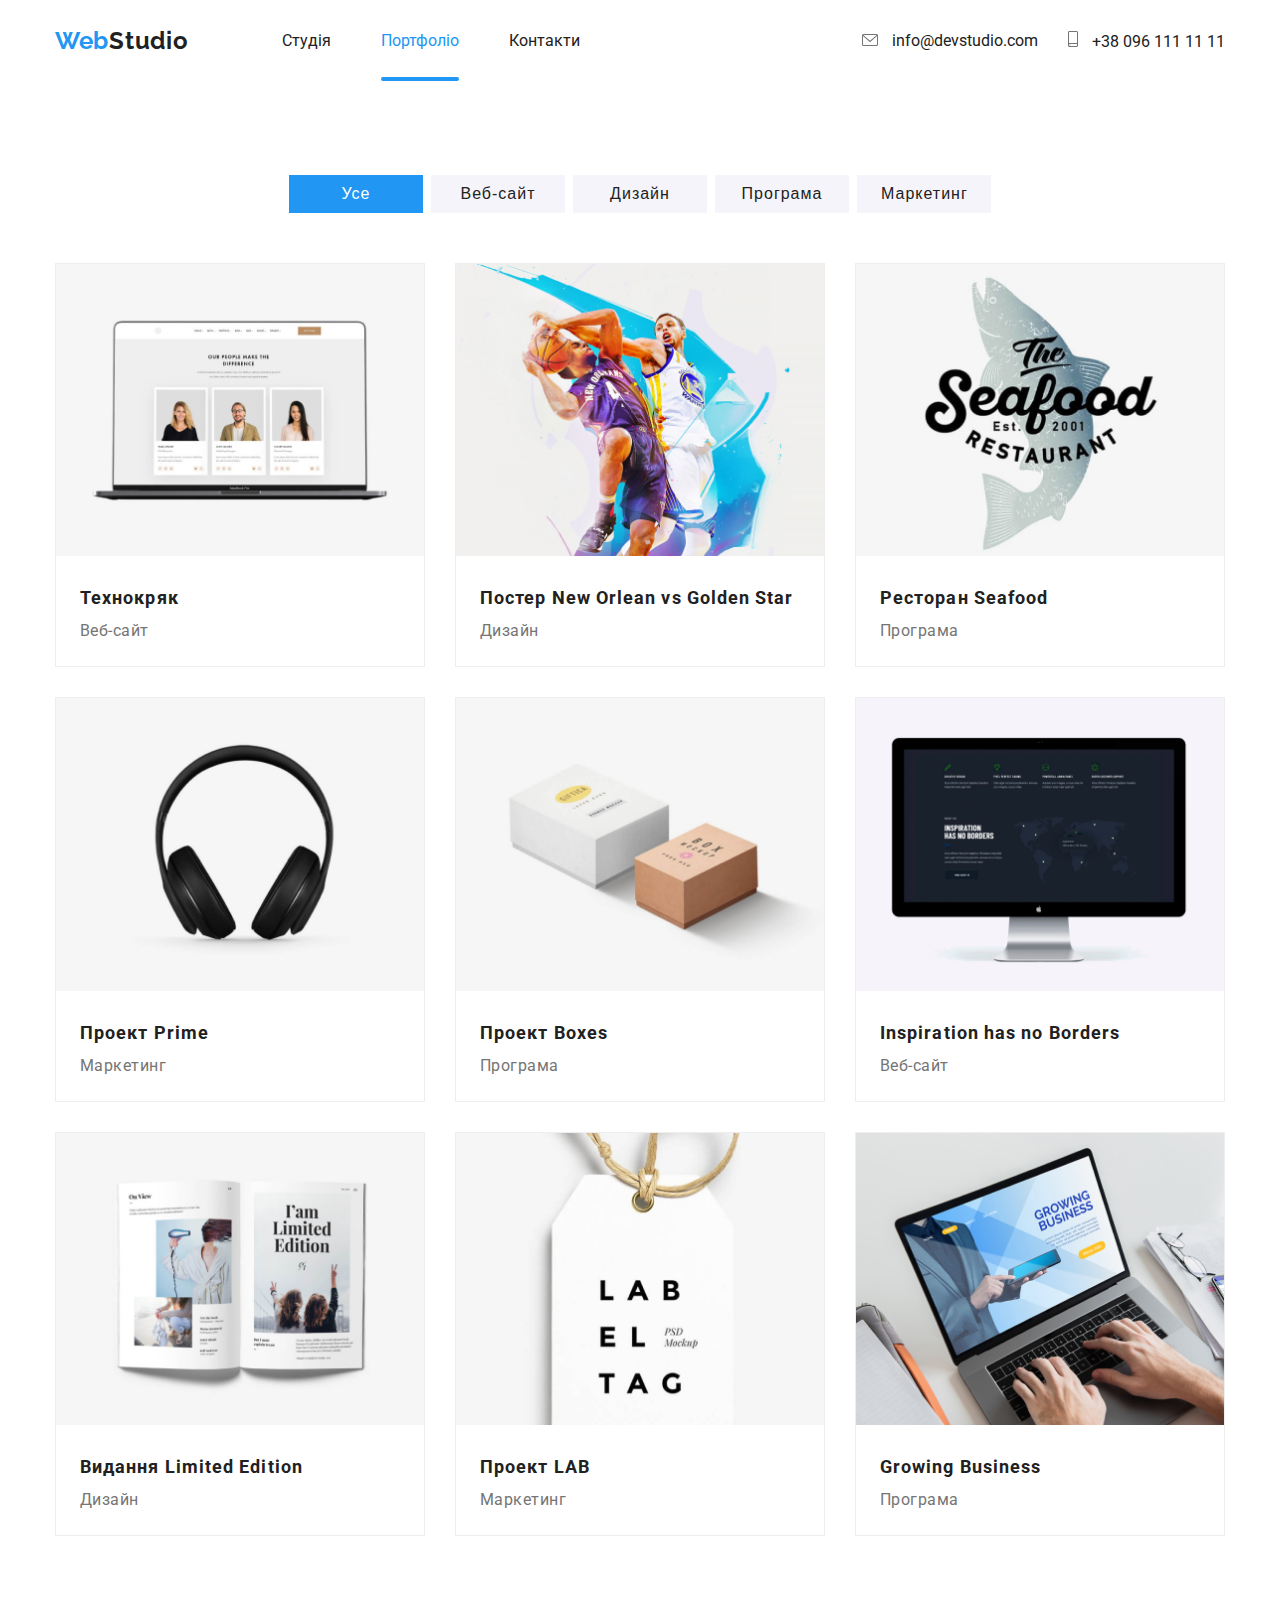
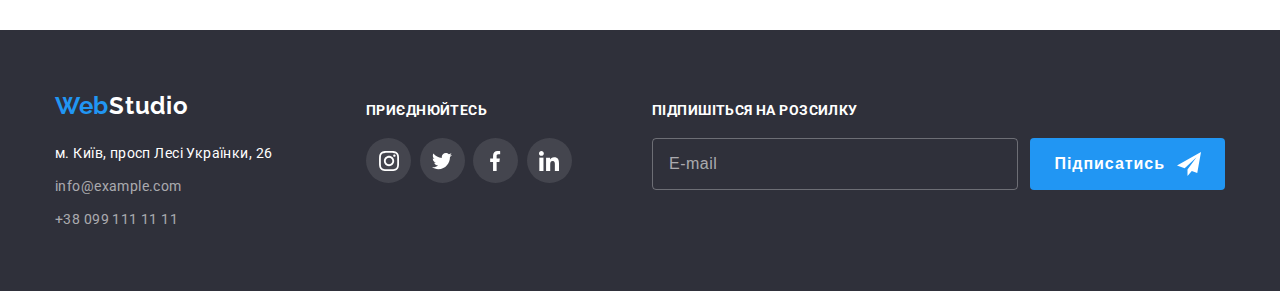
<file: portfolio.html>
<!DOCTYPE html>
<html lang="en">
  <head>
    <meta charset="UTF-8" />
    <meta http-equiv="X-UA-Compatible" content="IE=edge" />
    <meta name="viewport" content="width=device-width, initial-scale=1.0" />
    <link rel="preconnect" href="https://fonts.googleapis.com" />
    <link rel="preconnect" href="https://fonts.gstatic.com" crossorigin />
    <link
      href="https://fonts.googleapis.com/css2?family=Roboto:wght@400;500;700&display=swap"
      rel="stylesheet"
    />
    <link rel="preconnect" href="https://fonts.googleapis.com" />
    <link rel="preconnect" href="https://fonts.gstatic.com" crossorigin />
    <link
      href="https://fonts.googleapis.com/css2?family=Raleway:wght@400;700&display=swap"
      rel="stylesheet"
    />
    <link rel="stylesheet" href="css/main.css" />
    <link rel="stylesheet" href="css/portfolio.css" />
    <title>Портфоліо</title>
  </head>
  <body>
    <div class="wrapper">
      <!-- ======= HEADER ======== -->
      <header class="header">
        <div class="container">
          <div class="navbar">
            <a href="#" class="logo">
              <span class="logo__primary">Web</span>Studio
            </a>

            <input type="checkbox" id="toggle" class="toggle" />
            <label class="toggler" id="toggleNav" for="toggle">
              <span class="hamburger line-1"></span>
              <span class="hamburger line-2"></span>
              <span class="hamburger line-3"></span>
            </label>

            <div class="navbar__content">
              <nav class="menu">
                <ul class="menu__list">
                  <li class="menu__item">
                    <a href="index.html" class="menu__link">Студія</a>
                  </li>
                  <li class="menu__item">
                    <a href="#"
                      class="menu__link menu__link_active"
                      >Портфоліо</a
                    >
                    <!-- menu__link_active -->
                  </li>
                  <li class="menu__item">
                    <a href="#footer" class="menu__link">Контакти</a>
                  </li>
                </ul>
              </nav>
              <div class="header__info">
                <a href="mailto:info@devstudio.com" class="header__email">
                  info@devstudio.com
                </a>
                <a href="tel:+380961111111" class="header__phone">
                  +38 096 111 11 11
                </a>

                <ul class="navbar-socials">
                  <li class="navbar-socials__item">
                    <a href="" class="navbar-socials__link">Instagram</a>
                  </li>
                  <li class="navbar-socials__item">
                    <a href="" class="navbar-socials__link">Twitter</a>
                  </li>
                  <li class="navbar-socials__item">
                    <a href="" class="navbar-socials__link">Facebook</a>
                  </li>
                  <li class="navbar-socials__item">
                    <a href="" class="navbar-socials__link">LinkedIn</a>
                  </li>
                </ul>
              </div>
            </div>
          </div>
        </div>
      </header>

      <!-- ----- HEADER ------  -->

      <main class="main">
        <div class="container main-container">
          <div class="tags"></div>
          <ul class="projects"></ul>
        </div>
      </main>
      <footer class="footer" id="footer">
        <div class="container">
          <div class="footer__grid">
            <div class="footer__info">
              <a href="index.html" class="logo logo_dark footer__logo">
                <span class="logo__primary">Web</span>Studio
              </a>
              <a href="#" class="footer__address footer__link"
                >м. Київ, просп Лесі Українки, 26</a
              >
              <a
                href="mailto:info@example.com"
                class="footer__email footer__link"
                >info@example.com</a
              >
              <a href="tel:+380991111111" class="footer__phone footer__link"
                >+38 099 111 11 11</a
              >
            </div>

            <div class="footer__socials footer__socials-list">
              <h3 class="footer__title">Приєднюйтесь</h3>

              <ul class="socials socials_dark">
                <li class="socials__item">
                  <a href="#" class="socials__link" target="_blank">
                    <svg
                      width="20"
                      height="20"
                      viewBox="0 0 20 20"
                      fill="none"
                      xmlns="http://www.w3.org/2000/svg"
                    >
                      <g clip-path="url(#clip0_1_2030)">
                        <path
                          d="M19.9804 5.88005C19.9336 4.81738 19.7617 4.0868 19.5156 3.45374C19.2616 2.78176 18.8709 2.18014 18.359 1.68002C17.8589 1.1721 17.2533 0.777435 16.5891 0.527447C15.9524 0.281274 15.2256 0.109427 14.163 0.0625732C13.0924 0.0117516 12.7525 0 10.0371 0C7.32173 0 6.98185 0.0117516 5.91521 0.0586052C4.85253 0.105459 4.12195 0.277459 3.48904 0.523479C2.81692 0.777435 2.2153 1.16814 1.71517 1.68002C1.20726 2.18014 0.812743 2.78573 0.562603 3.44992C0.31643 4.0868 0.144583 4.81341 0.0977294 5.87609C0.0469078 6.9467 0.0351562 7.28658 0.0351562 10.002C0.0351562 12.7173 0.0469078 13.0572 0.0937614 14.1239C0.140615 15.1865 0.312615 15.9171 0.558787 16.5502C0.812743 17.2221 1.20726 17.8238 1.71517 18.3239C2.2153 18.8318 2.82088 19.2265 3.48508 19.4765C4.12195 19.7226 4.84856 19.8945 5.91139 19.9413C6.97788 19.9883 7.31791 19.9999 10.0333 19.9999C12.7487 19.9999 13.0885 19.9883 14.1552 19.9413C15.2179 19.8945 15.9484 19.7226 16.5813 19.4765C17.9254 18.9568 18.9881 17.8941 19.5078 16.5502C19.7538 15.9133 19.9258 15.1865 19.9727 14.1239C20.0195 13.0572 20.0313 12.7173 20.0313 10.002C20.0313 7.28658 20.0273 6.9467 19.9804 5.88005ZM18.1794 14.0457C18.1364 15.0225 17.9723 15.5499 17.8356 15.9015C17.4995 16.7728 16.808 17.4643 15.9367 17.8004C15.5851 17.9372 15.0538 18.1012 14.0809 18.1441C13.026 18.1911 12.7096 18.2027 10.0411 18.2027C7.37255 18.2027 7.05221 18.1911 6.00113 18.1441C5.02438 18.1012 4.49693 17.9372 4.1453 17.8004C3.71171 17.6402 3.31704 17.3862 2.9967 17.0541C2.6646 16.7298 2.41065 16.3391 2.2504 15.9055C2.11365 15.5539 1.94959 15.0225 1.90671 14.0497C1.8597 12.9948 1.8481 12.6783 1.8481 10.0097C1.8481 7.34122 1.8597 7.02087 1.90671 5.96995C1.94959 4.99319 2.11365 4.46575 2.2504 4.11412C2.41065 3.68038 2.6646 3.28586 3.00067 2.96536C3.32483 2.63327 3.71553 2.37931 4.14927 2.21921C4.5009 2.08247 5.03231 1.9184 6.0051 1.87537C7.05999 1.82851 7.37652 1.81676 10.0449 1.81676C12.7174 1.81676 13.0337 1.82851 14.0848 1.87537C15.0616 1.9184 15.589 2.08247 15.9407 2.21921C16.3742 2.37931 16.7689 2.63327 17.0893 2.96536C17.4213 3.28967 17.6753 3.68038 17.8356 4.11412C17.9723 4.46575 18.1364 4.99701 18.1794 5.96995C18.2263 7.02484 18.238 7.34122 18.238 10.0097C18.238 12.6783 18.2263 12.9908 18.1794 14.0457Z"
                          fill="#AFB1B8"
                        />
                        <path
                          d="M10.0371 4.8642C7.20074 4.8642 4.89941 7.16537 4.89941 10.0019C4.89941 12.8385 7.20074 15.1396 10.0371 15.1396C12.8737 15.1396 15.1749 12.8385 15.1749 10.0019C15.1749 7.16537 12.8737 4.8642 10.0371 4.8642ZM10.0371 13.3346C8.19702 13.3346 6.70442 11.8422 6.70442 10.0019C6.70442 8.16165 8.19702 6.66921 10.0371 6.66921C11.8774 6.66921 13.3698 8.16165 13.3698 10.0019C13.3698 11.8422 11.8774 13.3346 10.0371 13.3346Z"
                          fill="#AFB1B8"
                        />
                        <path
                          d="M16.5775 4.6611C16.5775 5.32346 16.0404 5.86052 15.3779 5.86052C14.7155 5.86052 14.1785 5.32346 14.1785 4.6611C14.1785 3.99858 14.7155 3.46167 15.3779 3.46167C16.0404 3.46167 16.5775 3.99858 16.5775 4.6611Z"
                          fill="#AFB1B8"
                        />
                      </g>
                      <defs>
                        <clipPath id="clip0_1_2030">
                          <rect width="20" height="20" fill="white" />
                        </clipPath>
                      </defs>
                    </svg>
                  </a>
                </li>
                <li class="socials__item">
                  <a href="#" class="socials__link" target="_blank">
                    <svg
                      width="20"
                      height="18"
                      viewBox="0 0 20 18"
                      fill="none"
                      xmlns="http://www.w3.org/2000/svg"
                    >
                      <path
                        d="M20 2.79875C19.2563 3.125 18.4637 3.34125 17.6375 3.44625C18.4875 2.93875 19.1363 2.14125 19.4412 1.18C18.6488 1.6525 17.7738 1.98625 16.8412 2.1725C16.0887 1.37125 15.0162 0.875 13.8462 0.875C11.5763 0.875 9.74875 2.7175 9.74875 4.97625C9.74875 5.30125 9.77625 5.61375 9.84375 5.91125C6.435 5.745 3.41875 4.11125 1.3925 1.6225C1.03875 2.23625 0.83125 2.93875 0.83125 3.695C0.83125 5.115 1.5625 6.37375 2.6525 7.1025C1.99375 7.09 1.3475 6.89875 0.8 6.5975C0.8 6.61 0.8 6.62625 0.8 6.6425C0.8 8.635 2.22125 10.29 4.085 10.6712C3.75125 10.7625 3.3875 10.8062 3.01 10.8062C2.7475 10.8062 2.4825 10.7913 2.23375 10.7362C2.765 12.36 4.2725 13.5538 6.065 13.5925C4.67 14.6838 2.89875 15.3412 0.98125 15.3412C0.645 15.3412 0.3225 15.3263 0 15.285C1.81625 16.4563 3.96875 17.125 6.29 17.125C13.835 17.125 17.96 10.875 17.96 5.4575C17.96 5.27625 17.9538 5.10125 17.945 4.9275C18.7588 4.35 19.4425 3.62875 20 2.79875Z"
                        fill="#AFB1B8"
                      />
                    </svg>
                  </a>
                </li>
                <li class="socials__item">
                  <a href="#" class="socials__link" target="_blank">
                    <svg
                      width="11"
                      height="20"
                      viewBox="0 0 11 20"
                      fill="none"
                      xmlns="http://www.w3.org/2000/svg"
                    >
                      <path
                        d="M8.33088 3.32083H10.1567V0.140833C9.84172 0.0975 8.75839 0 7.49672 0C4.86422 0 3.06088 1.65583 3.06088 4.69917V7.5H0.155884V11.055H3.06088V20H6.62255V11.0558H9.41005L9.85255 7.50083H6.62172V5.05167C6.62255 4.02417 6.89922 3.32083 8.33088 3.32083Z"
                        fill="#AFB1B8"
                      />
                    </svg>
                  </a>
                </li>
                <li class="socials__item">
                  <a href="#" class="socials__link" target="_blank">
                    <svg
                      width="20"
                      height="20"
                      viewBox="0 0 20 20"
                      fill="none"
                      xmlns="http://www.w3.org/2000/svg"
                    >
                      <g clip-path="url(#clip0_1_2014)">
                        <path
                          d="M19.9951 20V19.9992H20.0001V12.6642C20.0001 9.07587 19.2276 6.31171 15.0326 6.31171C13.0159 6.31171 11.6626 7.41837 11.1101 8.46754H11.0517V6.64671H7.07422V19.9992H11.2159V13.3875C11.2159 11.6467 11.5459 9.96337 13.7017 9.96337C15.8259 9.96337 15.8576 11.95 15.8576 13.4992V20H19.9951Z"
                          fill="#AFB1B8"
                        />
                        <path
                          d="M0.329956 6.64746H4.47662V20H0.329956V6.64746Z"
                          fill="#AFB1B8"
                        />
                        <path
                          d="M2.40167 0C1.07583 0 0 1.07583 0 2.40167C0 3.7275 1.07583 4.82583 2.40167 4.82583C3.7275 4.82583 4.80333 3.7275 4.80333 2.40167C4.8025 1.07583 3.72667 0 2.40167 0V0Z"
                          fill="#AFB1B8"
                        />
                      </g>
                      <defs>
                        <clipPath id="clip0_1_2014">
                          <rect width="20" height="20" fill="white" />
                        </clipPath>
                      </defs>
                    </svg>
                  </a>
                </li>
              </ul>
            </div>

            <div class="footer__subscribe">
              <h3 class="footer__title">Підпишіться на розсилку</h3>

              <form class="footer__form form">
                <input
                  type="email"
                  class="form__control footer__input"
                  required
                  placeholder="E-mail"
                />
                <button type="submit" class="btn footer__subscribe-btn">
                  Підписатись<img
                    src="img/icon_send.svg"
                    class="btn__icon btn__icon_after"
                  />
                </button>
                <!-- <input type="submit" value="Підписатись"> -->
              </form>
            </div>
          </div>
        </div>
      </footer>

      <!-- Footer -->
    </div>

    <script src="script/main.js"></script>
    <script src="script/tags.js"></script>
  </body>
</html>
</file>
<file: css/main.css>
/* ===== GLOBAL STYLES ===== */
:root {
  --clr-accent: #2196f3;
  --clr-light-text: #757575;
  --clr-socials: #afb1b8;
  --clr-dark-text: #212121;
  --clr-accent-darken: #177ce8;
  --clr-neutral-100: #f5f4fa;
  --clr-neutral-900: #2f303a;
}

*,
*::after,
*::before {
  box-sizing: border-box;
  margin: 0;
}

html {
  scroll-behavior: smooth;
}

body {
  height: 100%;
  font-family: "Roboto", sans-serif;
  color: var(--clr-dark-text);
}

.overflow-hidden {
  overflow: hidden;
}

.wrapper {
  position: relative;
  overflow: hidden;
}

.container {
  max-width: 1200px;
  padding: 0 15px;
  margin: 0 auto;
}

ul,
li {
  list-style: none;
}

ul,
li,
p,
h1,
h2,
h3,
h4,
h5,
h6 {
  margin: 0;
  padding: 0;
}

a {
  text-decoration: none;
  color: inherit;
}

a:hover {
  color: var(--clr-accent);
}


section {
  margin-bottom: 94px;
}

.socials {
  display: flex;
  width: 206px;
  justify-content: space-between;
}

.socials__link {
  display: flex;
  justify-content: center;
  align-items: center;
  height: 45px;
  width: 45px;
  border-radius: 50%;
  transition: background-color 0.3s;
}

.socials__link:hover {
  background-color: var(--clr-accent);
  /* color: #fff; */
}

.socials__link path {
  transition: fill 0.3s;
}

.socials__link:hover path {
  fill: #fff;
}

.socials_dark .socials__link {
  background-color: rgba(255, 255, 255, 0.1);
}

.socials_dark path {
  fill: #fff;
}

.socials_dark .socials__link:hover {
  background-color: var(--clr-accent);
}

.visually-hidden {
  position: absolute;
  white-space: nowrap;
  width: 1px;
  height: 1px;
  overflow: hidden;
  border: 0;
  padding: 0;
  clip: rect(0 0 0 0);
  clip-path: inset(50%);
  margin: -1px;
}

.form__control {
  border: 1px solid rgba(255, 255, 255, 0.3);
  border-radius: 4px;
  padding: 15px 16px;
  background-color: transparent;
  color: #fff;
  transition: border-color 75ms;

  font-weight: 400;
  font-size: 16px;
  line-height: 20px;
  letter-spacing: 0.03em;
}

.form__control:focus,
.btn {
  outline: none;
  border-color: #fff;
}

.form__control::placeholder {
  color: rgba(255, 255, 255, 0.6);
}

.btn {
  font-weight: bold;
  line-height: 30px;
  background-color: var(--clr-accent);
  border: none;
  color: #fff;
  font-size: 16px;
  letter-spacing: 0.06em;
  border-radius: 4px;
  padding: 10px 24px;
}

.btn:focus {
  border: 1px solid #fff;
}
/* --- GLOBAL STYLES --- */

/* =====  HEADER ===== */
.navbar {
  display: flex;
  align-items: center;
  min-height: 60px;
}

.logo {
  font-family: "Raleway";
  font-weight: bold;
  font-size: 24px;
  line-height: 31px;
  letter-spacing: 0.03em;
}

.logo_dark {
  color: #fff;
}

.logo__primary {
  color: var(--clr-accent);
}

.menu {
  margin-left: 93px;
}

.menu__list {
  display: flex;
  gap: 50px;
}

.menu__item:not(:last-child) {
  gap: 50px;
}

.header__info {
  display: flex;
  flex-wrap: wrap;
  margin-left: auto;
}

.menu__link {
  display: block;
  position: relative;
  padding: 31px 0;
}

.menu__link_active {
  color: var(--clr-accent);
}

.menu__link::after {
  content: "";
  display: block;
  position: absolute;
  bottom: 0;
  height: 4px;
  width: 100%;
  border-radius: 2px;
  transform: scaleX(0);
  transform-origin: center;
  transition: transform 0.3s;
  background-color: var(--clr-accent);
}

.menu__link:hover::after,
.menu__link_active::after {
  transform: scaleX(1);
}

.header__email {
  margin-right: 30px;
}

.header__email::before {
  content: "";
  display: inline-block;
  margin-right: 10px;
  height: 12px;
  width: 16px;
  background: url(../img/envelope.svg) center / cover no-repeat;
}

.header__phone::before {
  content: "";
  display: inline-block;
  margin-right: 10px;
  height: 16px;
  width: 10px;
  background-image: url(../img/smartphone.svg);
  background-repeat: no-repeat;
  background-position: center;
  background-size: cover;
}
/* ---  HEADER --- */

/* =====  HAMBURGER MENU ===== */
.navbar__content {
  display: flex;
  align-items: center;
  width: 100%;
  transition: 300ms;
}

.navbar-socials {
  display: none;
  gap: 20px;
  color: var(--clr-accent);
  line-height: 22px;
  font-size: 18px;
}

#toggle {
  display: none;
  position: absolute;
  width: 24px;
  height: 18px;
  z-index: 3;
  cursor: pointer;
  transition: 2s;
}

.toggle:checked ~ .toggler {
  position: fixed;
  right: 15px;
}

.toggler {
  display: none;
  cursor: pointer;
  position: relative;
  width: 24px;
  height: 18px;
}

.hamburger {
  display: block;
  position: absolute;
  width: 24px;
  flex-shrink: 0; /* delete*/
  height: 3px;
  background-color: var(--clr-dark-text);
  cursor: pointer;
  z-index: 2;
  transition: 300ms;
}

.line-2 {
  top: 7px;
}

.line-3 {
  top: 14px;
}

#toggle:checked + .toggler .line-1 {
  top: 7px;
  transform: rotate(-45deg);
}

#toggle:checked ~ .toggler .line-2  {
  transform: translateX(150%);
  opacity: 0;
}

#toggle:checked ~ .toggler .line-3 {
  top: 7px;
  transform: rotate(45deg);
}

.toggle:checked ~ .navbar__content {
  height: 100vh;
  clip-path: circle(1150px at top right);
}

.toggler:hover > .hamburger {
  background-color: #177ce8;
}

.navbar-socials__item {
  position: relative;
}

.navbar-socials__item:not(:last-child):after {
  content: '';
  position: absolute;
  top: 0;
  right: -10px;
  place-items: center;
  height: 22px;
  width: 2px;
  background-color: rgba(33, 33, 33, 0.2);
}


@media (max-width: 991px) {
  .menu {
    margin-left: 30px;
  }
  .navbar {
    justify-content: space-between;
  }
  .header__info {
    flex-direction: column;
    gap: 10px;
  }
  .header__email {
    margin-right: 0;
  }
}

@media (max-width: 768px) {
  .toggler {
    display: block;
    z-index: 1000;
  }
  .navbar__content {
    clip-path: circle(0 at top right);
    padding-left: 1.5em;
    font-weight: 500;
    letter-spacing: 0.02em;
    flex-direction: column;
    align-items: center;
    position: fixed;
    z-index: 100;
    top: 0;
    bottom: 0;
    right: 0;
    left: 0;
    background-color: var(--clr-neutral-100);
    visibility: hidden;
  }
  .navbar-socials {
    display: flex;
    flex-wrap: wrap;
    margin-bottom: 108px;
  }
  .menu__list {
    gap: 10px;
    flex-direction: column;
    line-height: 30px;
    font-size: 2em;
    margin-top: 3rem; 
  }
  .menu__link {
    padding: 0.4em 0;
  }
  .header__phone {
    color: var(--clr-accent);
    font-size: 26px;
    line-height: 30px;
    order: -1;
    margin-bottom: 16px;
  }
  .header__email {
    color: var(--clr-light-text);
    font-size: 24px;
    line-height: 28px;
    margin-bottom: 32px;
  }
  .header__email::before,
  .header__phone::before {
    display: none;
  }
  .menu__link_active::after, 
  .menu__link:hover::after {
    transform: scale(0);
  }
  .navbar__content > * {
    width: 100%;
  }
  .toggle:checked ~ .navbar__content {
    visibility: visible;
  }
  .header__info {
    margin-top: auto;
  }
}

@media (max-height: 600px) {
  .navbar-socials {
    margin-bottom: 20px;
  }
}
/* ---  HAMBURGER MENU --- */

/* ===== FOOTER ===== */
.footer {
  background-color: var(--clr-neutral-900);
  color: #fff;
  padding: 3.75em 0;
}

.footer__grid {
  display: grid;
  grid-template-columns: 231px 206px 1fr;
  gap: 80px;
}

.footer__socials,
.footer__subscribe {
  margin-top: 12px;
}

.footer__logo {
  display: block;
  margin-bottom: 20px;
}

.footer__link {
  display: block;
  margin-top: 9px;
  font-weight: 400;
  font-size: 14px;
  line-height: 24px;
  letter-spacing: 0.03em;
  color: rgba(255, 255, 255, 0.6);
}

.footer__link:not(:last-child) {
  margin-bottom: 9px;
}

.footer__title {
  font-weight: 700;
  font-size: 14px;
  line-height: 16px;
  letter-spacing: 0.03em;
  text-transform: uppercase;
  margin-bottom: 20px;
}

.footer__form {
  display: flex;
  gap: 12px;
}

.footer__input {
  width: 100%;
}

.footer__subscribe-btn {
  display: flex;
  align-items: center;
  gap: 12px;
}

.footer__address {
  color: #fff;
}
@media (max-width: 1100px) {
  .footer__subscribe {
    text-align: center;
  }
  .footer__form {
    flex-direction: column;
    align-items: center;
    gap: 20px;
  }
  .footer__input {
    max-width: 450px;
  }
}
@media (max-width: 991px) {
  .footer__title {
    text-align: center;
  }
  .footer__grid {
    grid-template-columns: repeat(2, 1fr);
  }
  .footer__subscribe {
    grid-column: 1 / 3;
  }
  .footer__socials-list {
    margin: 0 auto;
  }
}
@media (max-width: 768px) {
  .footer__grid {
    grid-template-columns: 1fr;
    text-align: center;
  }
  .footer__subscribe {
    grid-column: unset;
  }
}
/* --- FOOTER --- */
</file>
<file: css/home.css>
button:hover {
  cursor: pointer;
  background-color: var(--clr-accent-darken);
  transition: background-color 0.2s;
}

/* ===== MODAL ===== */

.modal {
  position: fixed;
  bottom: 0;
  right: 0;
  left: 0;
  top: 0;
  background-color: rgba(0, 0, 0, 0.2);
  z-index: 1488;
  opacity: 0;
  transform: translateY(-50px);
  transition: opacity 300ms, transform 300ms;
}

.modal_open {
  opacity: 1;
  transform: translateY(0);
}

.modal__content {
  background-color: #fff;
  position: absolute;
  top: 50%;
  left: 50%;
  transform: translate(-50%, -50%);

  border-radius: 4px;
  padding: 40px;

  box-shadow: 0px 1px 3px rgba(0, 0, 0, 0.12), 0px 1px 1px rgba(0, 0, 0, 0.14),
    0px 2px 1px rgba(0, 0, 0, 0.2);
}


.modal__close {
  display: grid;
  place-items: center;
  position: absolute;
  right: 8px;
  top: 8px;
  width: 30px;
  height: 30px;
  border: 1px solid rgba(0, 0, 0, 0.5);
  border-radius: 50%;
  background-color: transparent;
  transition: background-color 0.3s;
}

.modal__close:hover {
  background-color: rgba(0, 0, 0, 0.1);
}

.modal__title {
  font-weight: 700;
  font-size: 20px;
  line-height: 23px;
  text-align: center;
  letter-spacing: 0.03em;
  color: var(--clr-dark-text);
  margin-bottom: 12px;
}

.modal__submit {
  padding-left: 58px;
  padding-right: 58px;
  display: block;
  margin: 0 auto;
}

.form-field__label {
  font-size: 12px;
  line-height: 14px;
  letter-spacing: 0.01em;
  color: var(--clr-light-text);
  margin-bottom: 4px;
}

.form-field__control {
  position: relative;
}

.form-field:not(:last-child) {
  margin-bottom: 10px;
}

.form-field__icon {
  position: absolute;
  left: 12px;
  top: 50%;
  transform: translateY(-50%);
  transition: fill 75ms;
}

.form-field__input {
  padding: 0.69em 0.75em;
  border: 1px solid rgba(33, 33, 33, 0.2);
  border-radius: 4px;
  width: 100%;
  transition: border-color 75ms;
}

textarea.form-field__input {
  resize: vertical;
}

.form-field__input__icon-left {
  padding-left: 34px;
}

.form-field__input:focus {
  outline: none;
  border: 1px solid var(--clr-accent);
}

.form-field__input:focus + .form-field__icon path {
  fill: var(--clr-accent);
}

.form-field__input::placeholder {
  color: var(--clr-light-text);
  font-size: 12px;
  line-height: 14px;
  letter-spacing: 0.01em;
}

.modal__btn {
  margin: 30px auto 0;
  display: flex;
  align-items: center;
  text-align: center;
  font-weight: 700;
  letter-spacing: 0.06em;
  font-size: 16px;
  line-height: 30px;
  background-color: var(--clr-accent);
  color: #fff;
  padding: 10px 57px;
  box-shadow: 0px 4px 4px rgba(0, 0, 0, 0.15);
  border: none;
  border-radius: 4px;
}


@media (max-width: 768px) {
  .modal__content {
    display: grid;
    place-items: center;
    width: 80%;
    height: 75%;
  }
}
@media (max-width: 576px) {
  .modal__content {
    width: 100%;
    height: 100%;
  }
  .modal__close {
    right: 13px;
    top: 2vh;
  }
}

/* --- MODAL --- */

/* ===== CHECKBOX ===== */
.checkbox {
  margin: 20px 12px 30px;
}

.checkbox__input {
  height: 16px;
  width: 16px;
  display: inline-flex;
  margin-right: 6px;
  accent-color: var(--clr-accent);
}

.checkbox__text {
  font-size: 14px;
  line-height: 24px;
  letter-spacing: 0.03em;
  color: var(--clr-light-text);
  user-select: none;
}

.link__underline {
  color: var(--clr-accent);
  text-decoration: underline;
  font-size: 14px;
  line-height: 24px;
  letter-spacing: 0.03em;
}

.checkbox__input:focus + .checkbox__label {
  outline: none;
  box-shadow: 0px 0px 0px 2px var(--clr-accent);
}

/* ===== CHECKBOX ===== */

/* ===== HERO ===== */
.hero {
  background-image: url(../img/hero-bg1.jpg);
  background-repeat: no-repeat;
  background-position: center;
  background-size: cover;
  padding: 200px 0;
  text-align: center;
}

.hero__title {
  margin: 0 auto 30px;
  max-width: 596px;
  text-transform: uppercase;
  font-weight: 900;
  font-size: 44px;
  letter-spacing: 0.06em;
  line-height: 136%;
  color: #fff;
}

/* --- HERO --- */

/* ===== SPECIFICS ===== */
.specifics-item__icon-bg {
  border-radius: 4px;
  background-color: #f5f4fa;
  height: 120px;
  display: grid;
  place-items: center;
  margin-bottom: 30px;
}

.specifics-item__title {
  font-weight: 700;
  font-size: 14px;
  line-height: 16px;
  letter-spacing: 0.03em;
  text-transform: uppercase;
  margin-bottom: 10px;
}

.specifics-item__description {
  font-weight: 400;
  font-size: 14px;
  line-height: 24px;
  letter-spacing: 0.03em;
  color: var(--clr-light-text);
}

.specifics__grid {
  display: grid;
  grid-template-columns: repeat(4, 1fr);
  gap: 30px;
}
@media (max-width: 991px) {
  .specifics__grid {
    grid-template-columns: repeat(2, 1fr);
  }
}
@media (max-width: 576px) {
  .specifics-item__title {
    text-align: center;
  }
  .specifics__grid {
    grid-template-columns: 1fr;
  }
}

/* --- SPECIFICS --- */

/* ====== WORK ====== */
.section-title {
  font-weight: 700;
  font-size: 36px;
  line-height: 42px;
  text-align: center;
  letter-spacing: 0.03em;
  margin-bottom: 50px;
  color: var(--clr-dark-text);
}

.work__list {
  display: flex;
  gap: 30px;
}

.work-item {
  z-index: -1;
  height: 294px;
  position: relative;
}

.work-item__bg {
  width: 100%;
  height: 100%;
  object-fit: cover;
}

.work-item__info {
  text-align: center;
  padding: 27px 0;
  background-color: rgba(47, 48, 58, 0.8);
  color: var(--clr-neutral-100);
  position: absolute;
  bottom: 0;
  width: 100%;
}
@media (max-width: 768px) {
  .work__list {
      flex-direction: column;
  }
  .work-item {
    width: 100%;
  }
}

/* --- WORK --- */

/* =====  TEAM ===== */

.team {
  background-color: var(--clr-neutral-100);
  padding: 94px 0;
}

.team__members {
  display: grid;
  grid-template-columns: repeat(4, 1fr);
  gap: 30px;
}

.member-card {
  text-align: center;
  border-bottom-left-radius: 4px;
  border-bottom-right-radius: 4px;
  box-shadow: 0px 1px 3px rgba(0, 0, 0, 0.12), 0px 1px 1px rgba(0, 0, 0, 0.14),
    0px 2px 1px rgba(0, 0, 0, 0.2);
  background-color: #fff;
  padding-bottom: 30px;
}

.member-card__img {
  width: 100%;
  height: 260px;
  object-fit: cover;
  margin-bottom: 30px;
}

.member-card__name {
  margin-bottom: 10px;
}

.member-card__job {
  font-weight: 500;
  font-size: 16px;
  line-height: 19px;
  text-align: center;
  letter-spacing: 0.03em;
  margin-bottom: 10px;
  color: var(--clr-light-text);
}

.member-card__socials {
  margin: 0 auto;
}
@media (max-width: 991px) {
  .team__members {
    grid-template-columns: repeat(2, 1fr);
  }
}

@media (max-width: 768px) {
  .team__members {
    grid-template-columns: 1fr;
  }
}
@media (max-width: 420px) {
  .team .container {
    padding: 0;
  }
}
/* --- TEAM --- */

/* ===== CLIENTS ===== */
.clients__list {
  display: grid;
  grid-template-columns: repeat(6, 1fr);
  gap: 30px;
}

.clients__item {
  display: grid;
  place-items: center;
}

.clients__link {
  border: 1px solid var(--clr-socials);
  border-radius: 4px;
  display: flex;
  align-items: center;
  justify-content: center;
  height: 92px;
  width: 170px;
  transition: border-color 0.3s;
}

.clients__link:hover {
  border-color: var(--clr-accent);
}

.clients__link path {
  transition: 0.3s;
}

.clients__link:hover path {
  fill: var(--clr-accent);
}

@media (max-width: 991px) {
  .clients__list {
    grid-template-columns: repeat(3, 1fr);
  }
}

@media (max-width: 576px) {
  .clients__list {
    grid-template-columns: repeat(2, 1fr);
  }
}

@media (max-width: 370px) {
  .clients__list {
    grid-template-columns: 1fr;
  }
}

/* --- CLIENTS --- */
</file>
<file: css/portfolio.css>
/* ===== GLOBAL ===== */

.main {
  margin: 94px 0;
}

/* ---- GLOBAL ---- */

/* ===== TAGS ===== */
.filter-btn {
  border: none;
  background: var(--clr-neutral-100);
  font-size: 1rem;
  letter-spacing: 1px;
  padding: 10px 24px;
  color: var(--clr-dark-text);
  cursor: pointer;
  transition: 75ms;
}

.filter-btn:hover {
  box-shadow: 0px 3px 1px rgba(0, 0, 0, 0.1), 0px 1px 2px rgba(0, 0, 0, 0.08),
    0px 2px 2px rgba(0, 0, 0, 0.12);
}

.filter-btn:focus {
  outline: 1px solid var(--clr-accent-darken);
}

.tags {
  display: grid;
  grid-template-columns: repeat(auto-fit, minmax(120px, 1fr));
  width: 60%;
  margin: 0 auto 50px;
  row-gap: 16px;
  column-gap: 8px;
}

.tag__active {
  background-color: var(--clr-accent);
  color: #fff;
}

/* --- TAGS --- */

/* ====== PROJECTS ====== */

.projects {
  display: grid;
  grid-template-columns: repeat(3, 1fr);
  gap: 30px;
}

.project {
  display: block;
  border: 1px solid #eeeeee;
}

.project__preview {
  position: relative;
  overflow: hidden;
}

.project__img {
  width: 100%;
  height: 100%;
  object-fit: cover;
  object-position: center;
}

.project__description {
  position: absolute;
  top: 0;
  left: 0;
  right: 0;
  bottom: 0;

  font-size: 18px;
  line-height: 28px;
  letter-spacing: 0.03em;
  color: var(--clr-neutral-100);
  background: rgba(33, 150, 243, 0.9);
  padding: 24px;

  display: flex;
  align-items: center;

  transform: translateY(125%);
  opacity: 0;
  transition: opacity ease-in-out 0.3s, transform linear 0.3s;
}

.project:hover .project__description {
  opacity: 1;
  transform: translateY(0);
}

.project__info {
  padding: 20px 24px;
}

.project__title {
  font-weight: 700;
  font-size: 18px;
  line-height: 36px;
  letter-spacing: 0.06em;
}

.project__tag {
  color: var(--clr-light-text);
  font-size: 16px;
  line-height: 30px;
  letter-spacing: 0.03em;
}

@media (max-width: 991px) {
  .projects {
    grid-template-columns: repeat(2, 1fr);
  }
  .tags {
    width: 80%;
  }
}

@media (max-width: 576px) {
  .projects {
    grid-template-columns: 1fr;
  }
  .tags {
    width: 100%;  
  }
}
/* --- PROJECTS --- */
</file>
